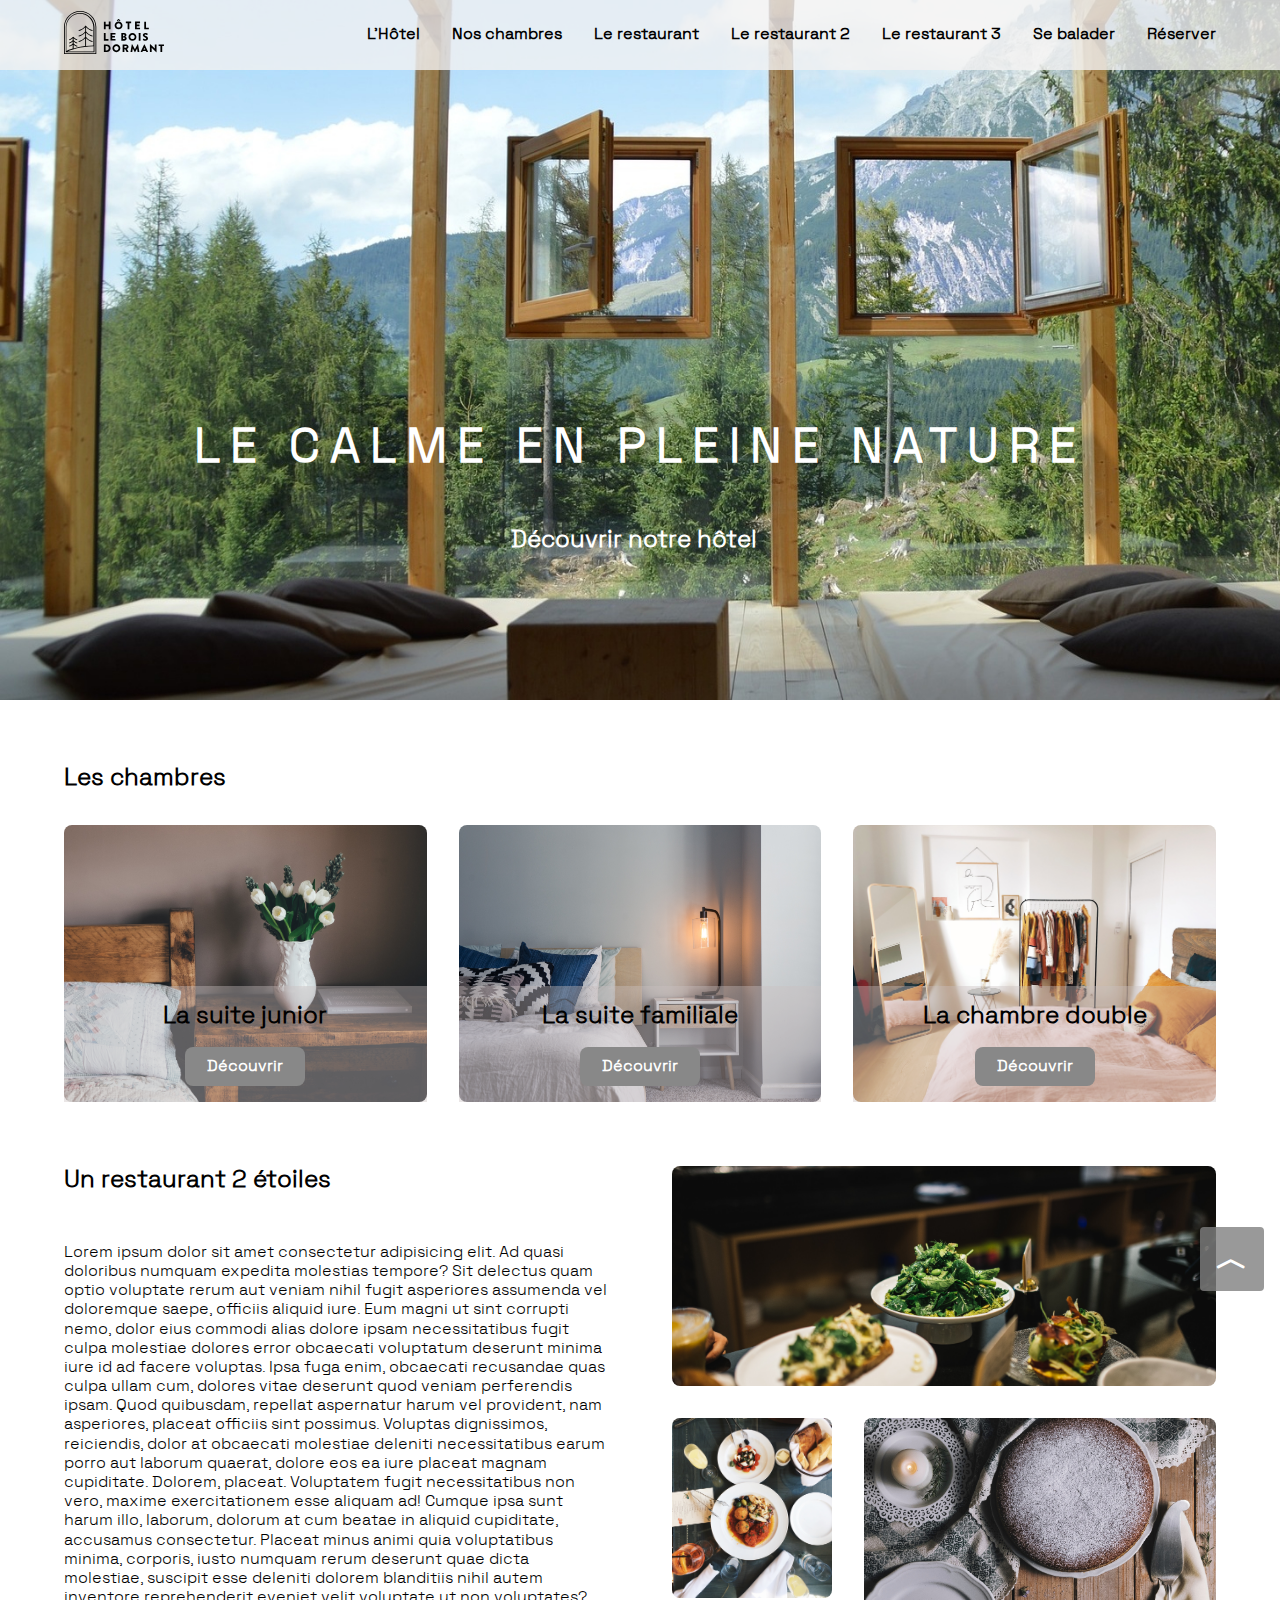
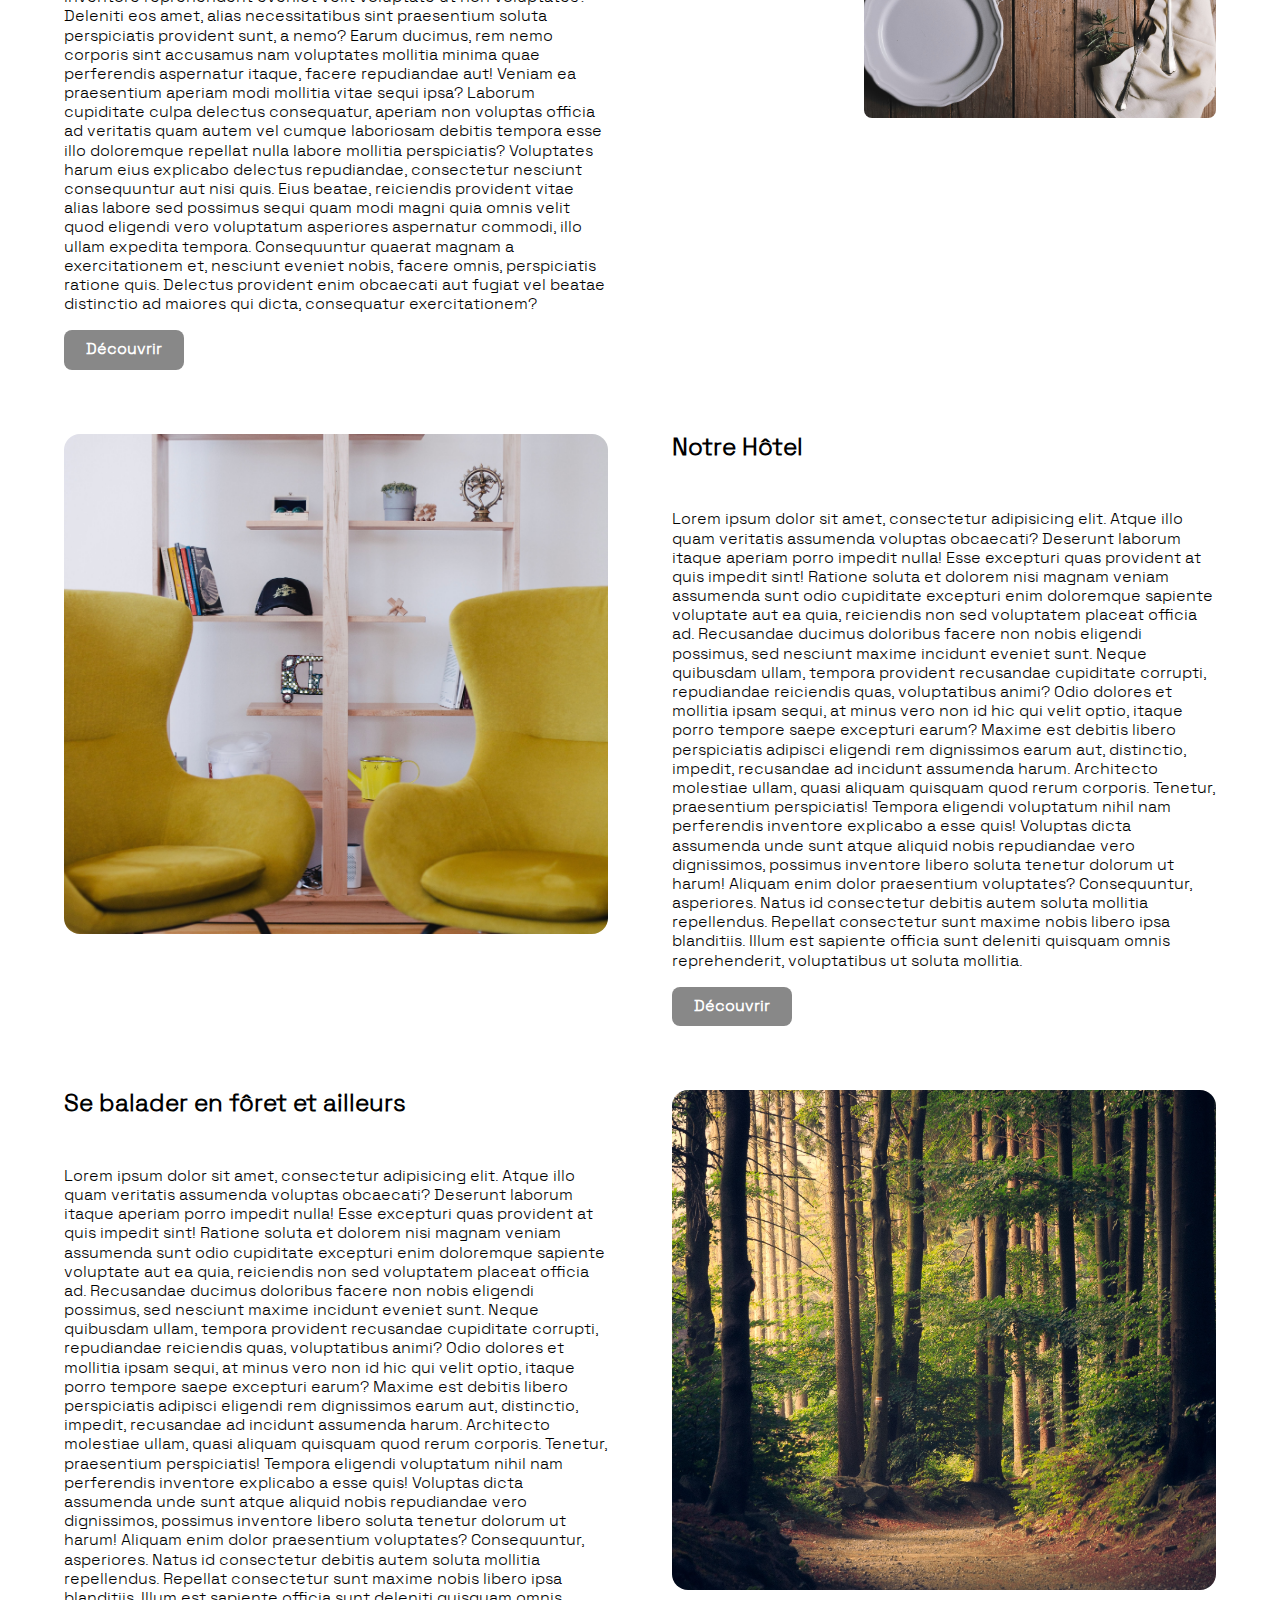
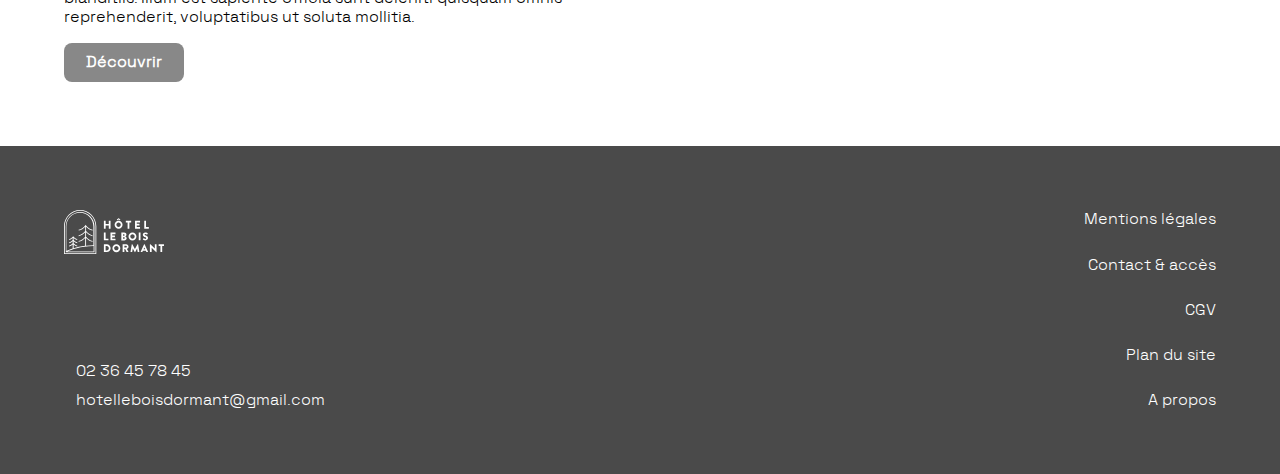
<file: index.html>
<!DOCTYPE html>
<html lang="fr">
<head>
    <meta charset="UTF-8">
    <meta name="viewport" content="width=device-width, initial-scale=1.0">

    <!-- CDN Fontawesome -->

    <link rel="stylesheet" href="https://cdnjs.cloudflare.com/ajax/libs/font-awesome/6.6.0/css/all.min.css" integrity="sha512-Kc323vGBEqzTmouAECnVceyQqyqdsSiqLQISBL29aUW4U/M7pSPA/gEUZQqv1cwx4OnYxTxve5UMg5GT6L4JJg==" crossorigin="anonymous" referrerpolicy="no-referrer" />
    <link rel="stylesheet" href="css/style.css">
    <title>HTML-CSS / 12- Le bois dormant / Accueil</title>
</head>
<body>
    <header class="header">
        <nav class="header__nav">

            <a href="index.html" class="link__logo">
                <img src="assets/logo/logo-hotel-le-bois-dormant-horizontal.svg" alt="Logo__Hôtel le bois dormant" class="header__logo">
            </a>
            <ul class="nav__list">
                <li class="nav__list__item">
                    <a href="index.html" class="nav__link">L'Hôtel</a>
                </li>
                <li class="nav__list__item link__chambre">
                    <a href="chambre.html" class="nav__link ">Nos chambres</a>
                        <ul class="Dropdown__menu">
                            <li><a href="Dopdown__menu"></a></li>
                                <ul class="submenu">
                                    <li><a href="chambre-simple.html">Chambre simple</a></li>
                                    <li><a href="chambre-double.html">Chambre double</a></li>
                                    <li><a href="suite-junior.html">Suite junior</a></li>
                                    <li><a href="suite-familiale.html">Suite familiale</a></li>
                                </ul>
                        </ul>
                </li>
                <li class="nav__list__item">
                    <a href="restaurant.html" class="nav__link">Le restaurant</a>
                </li>
                <li class="nav__list__item">
                    <a href="restaurant.html" class="nav__link">Le restaurant 2</a>
                </li>
                <li class="nav__list__item">
                    <li class="nav__list__item">
                        <a href="restaurant.html" class="nav__link">Le restaurant 3</a>
                    </li>
                    <li class="nav__list__item">
                    <a href="se-balader.html" class="nav__link">Se balader</a>
                </li>
                <li class="nav__list__item">
                    <a href="reserver.html" class="nav__link">Réserver</a>
                </li>
            </ul>
        </nav>
        <div class="header__block__title">
            <h1 class="header__title">Le calme en pleine nature</h1>
            <a href="" class="header__link__decouvrir">Découvrir notre hôtel&nbsp;&nbsp;<i class="fa-solid fa-chevron-right"></i></a>
        </div>
    </header>

    <main class="main">
        <section class="chambres">
            <h2 class="chambre__title">Les chambres</h2>
            <div class="chambres__content">

                <article class="chambre__card">
                    <a href="" class="chambre__card__link">
                        <img src="assets/images/chambres/annie-spratt-hqGcLzakDT4-unsplash.jpg" class="chambre__picture" alt="Photo d'une chambre de l'hôtel du bois dormant">
                        <div class="chambre__card__content">
                            <h3 class="chambre__card__title">La suite junior</h3>
                            <a href="" class="btn">Découvrir</a>
                        </div>
                    </a>
                </article>

                <article class="chambre__card">
                    <a href="" class="chambre__card__link">
                        <img src="assets/images/chambres/christopher-jolly-GqbU78bdJFM-unsplash.jpg" class="chambre__picture" alt="Photo d'une chambre de l'hôtel du bois dormant">
                        <div class="chambre__card__content">
                            <h3 class="chambre__card__title">La suite familiale</h3>
                            <a href="" class="btn">Découvrir</a>
                        </div>
                    </a>
                </article>

                <article class="chambre__card">
                    <a href="" class="chambre__card__link">
                        <img src="assets/images/chambres/yasmine-boheas-i_q8BWT80TE-unsplash.jpg" class="chambre__picture" alt="Photo d'une chambre de l'hôtel du bois dormant">
                        <div class="chambre__card__content">
                            <h3 class="chambre__card__title">La chambre double</h3>
                            <a href="" class="btn">Découvrir</a>
                        </div>
                    </a>
                </article>
            </div>
        </section>
        <section class="restaurant">
            <div class="restaurant__content">
                <h2 class="restaurant__title">Un restaurant 2 étoiles</h2>
                <p class="restaurant__content__text">Lorem ipsum dolor sit amet consectetur adipisicing elit. Ad quasi doloribus numquam expedita molestias tempore? Sit delectus quam optio voluptate rerum aut veniam nihil fugit asperiores assumenda vel doloremque saepe, officiis aliquid iure. Eum magni ut sint corrupti nemo, dolor eius commodi alias dolore ipsam necessitatibus fugit culpa molestiae dolores error obcaecati voluptatum deserunt minima iure id ad facere voluptas. Ipsa fuga enim, obcaecati recusandae quas culpa ullam cum, dolores vitae deserunt quod veniam perferendis ipsam. Quod quibusdam, repellat aspernatur harum vel provident, nam asperiores, placeat officiis sint possimus. Voluptas dignissimos, reiciendis, dolor at obcaecati molestiae deleniti necessitatibus earum porro aut laborum quaerat, dolore eos ea iure placeat magnam cupiditate. Dolorem, placeat. Voluptatem fugit necessitatibus non vero, maxime exercitationem esse aliquam ad! Cumque ipsa sunt harum illo, laborum, dolorum at cum beatae in aliquid cupiditate, accusamus consectetur. Placeat minus animi quia voluptatibus minima, corporis, iusto numquam rerum deserunt quae dicta molestiae, suscipit esse deleniti dolorem blanditiis nihil autem inventore reprehenderit eveniet velit voluptate ut non voluptates? Deleniti eos amet, alias necessitatibus sint praesentium soluta perspiciatis provident sunt, a nemo? Earum ducimus, rem nemo corporis sint accusamus nam voluptates mollitia minima quae perferendis aspernatur itaque, facere repudiandae aut! Veniam ea praesentium aperiam modi mollitia vitae sequi ipsa? Laborum cupiditate culpa delectus consequatur, aperiam non voluptas officia ad veritatis quam autem vel cumque laboriosam debitis tempora esse illo doloremque repellat nulla labore mollitia perspiciatis? Voluptates harum eius explicabo delectus repudiandae, consectetur nesciunt consequuntur aut nisi quis. Eius beatae, reiciendis provident vitae alias labore sed possimus sequi quam modi magni quia omnis velit quod eligendi vero voluptatum asperiores aspernatur commodi, illo ullam expedita tempora. Consequuntur quaerat magnam a exercitationem et, nesciunt eveniet nobis, facere omnis, perspiciatis ratione quis. Delectus provident enim obcaecati aut fugiat vel beatae distinctio ad maiores qui dicta, consequatur exercitationem?</p>
                <a href="restaurant.html" class="btn">Découvrir</a>
            </div>
            <div class="restaurant__block__pictures">
                <div class="restaurant__picture1">
                    <img src="assets/images/restaurant/jade-wulfraat-yXnPoTkkY94-unsplash.jpg" alt="photo du restaurant hôtel le bois dormant" class="restaurant__picture__item1">
                </div>
                <div class="restaurant__picture2">
                    <img src="assets/images/restaurant/stil-u2Lp8tXIcjw-unsplash.jpg" alt="photo du restaurant hôtel le bois dormant" class="restaurant__picture__item2">
                </div>
                <div class="restaurant__picture3">
                    <img src="assets/images/restaurant/henry-be-fnNfVYDTUZU-unsplash.jpg" alt="photo du restaurant hôtel le bois dormant" class="restaurant__picture__item3">
                </div>
            </div>
        </section>
        <section class="hotels">
            <div class="hotel__block__pictures">
                <img src="assets/images/hôtel/you-x-ventures-WdI-pWMU8ZU-unsplash.jpg" alt="photo de l'hôtel du bois dormant" class="hotel__picture__item">
            </div>
            <div class="hotels__content">
                <h2 class="hotel__title">Notre Hôtel</h2>
                <p class="hotel__content__text">Lorem ipsum dolor sit amet, consectetur adipisicing elit. Atque illo quam veritatis assumenda voluptas obcaecati? Deserunt laborum itaque aperiam porro impedit nulla! Esse excepturi quas provident at quis impedit sint! Ratione soluta et dolorem nisi magnam veniam assumenda sunt odio cupiditate excepturi enim doloremque sapiente voluptate aut ea quia, reiciendis non sed voluptatem placeat officia ad. Recusandae ducimus doloribus facere non nobis eligendi possimus, sed nesciunt maxime incidunt eveniet sunt. Neque quibusdam ullam, tempora provident recusandae cupiditate corrupti, repudiandae reiciendis quas, voluptatibus animi? Odio dolores et mollitia ipsam sequi, at minus vero non id hic qui velit optio, itaque porro tempore saepe excepturi earum? Maxime est debitis libero perspiciatis adipisci eligendi rem dignissimos earum aut, distinctio, impedit, recusandae ad incidunt assumenda harum. Architecto molestiae ullam, quasi aliquam quisquam quod rerum corporis. Tenetur, praesentium perspiciatis! Tempora eligendi voluptatum nihil nam perferendis inventore explicabo a esse quis! Voluptas dicta assumenda unde sunt atque aliquid nobis repudiandae vero dignissimos, possimus inventore libero soluta tenetur dolorum ut harum! Aliquam enim dolor praesentium voluptates? Consequuntur, asperiores. Natus id consectetur debitis autem soluta mollitia repellendus. Repellat consectetur sunt maxime nobis libero ipsa blanditiis. Illum est sapiente officia sunt deleniti quisquam omnis reprehenderit, voluptatibus ut soluta mollitia.</p>
                <a href="" class="btn">Découvrir</a>
            </div>
        </section>
        <section class="balade">
            
            <div class="balade__content">
                <h2 class="balade__title">Se balader en fôret et ailleurs</h2>
                <p class="balade__content__text">Lorem ipsum dolor sit amet, consectetur adipisicing elit. Atque illo quam veritatis assumenda voluptas obcaecati? Deserunt laborum itaque aperiam porro impedit nulla! Esse excepturi quas provident at quis impedit sint! Ratione soluta et dolorem nisi magnam veniam assumenda sunt odio cupiditate excepturi enim doloremque sapiente voluptate aut ea quia, reiciendis non sed voluptatem placeat officia ad. Recusandae ducimus doloribus facere non nobis eligendi possimus, sed nesciunt maxime incidunt eveniet sunt. Neque quibusdam ullam, tempora provident recusandae cupiditate corrupti, repudiandae reiciendis quas, voluptatibus animi? Odio dolores et mollitia ipsam sequi, at minus vero non id hic qui velit optio, itaque porro tempore saepe excepturi earum? Maxime est debitis libero perspiciatis adipisci eligendi rem dignissimos earum aut, distinctio, impedit, recusandae ad incidunt assumenda harum. Architecto molestiae ullam, quasi aliquam quisquam quod rerum corporis. Tenetur, praesentium perspiciatis! Tempora eligendi voluptatum nihil nam perferendis inventore explicabo a esse quis! Voluptas dicta assumenda unde sunt atque aliquid nobis repudiandae vero dignissimos, possimus inventore libero soluta tenetur dolorum ut harum! Aliquam enim dolor praesentium voluptates? Consequuntur, asperiores. Natus id consectetur debitis autem soluta mollitia repellendus. Repellat consectetur sunt maxime nobis libero ipsa blanditiis. Illum est sapiente officia sunt deleniti quisquam omnis reprehenderit, voluptatibus ut soluta mollitia.</p>
                <a href="" class="btn">Découvrir</a>
            </div>
            <div class="balade__block__pictures">
                <img src="assets/images/forêt/lukasz-szmigiel-jFCViYFYcus-unsplash.jpg" alt="photo de balade en fôret à l'hôtel du bois dormant" class="balade__picture__item">
            </div>
        </section>
        <div class="scroll-top"> <!--right at the end of the body-->
            <a class="scroll-top__link" href="#">︿</a> <!--href="#" navigates to the top of the page-->
          </div>
    </main>
    <footer class="footer">
        <div class="footer__informations footer__content">
            <a href="index.html" class="link__logo">
                <img src="assets/logo/logo-hotel-le-bois-dormant-horizontal-white.svg" alt="Logo__Hôtel le bois dormant" class="header__logo">
            </a>
            <div class="footer__adress">
                <p class="footer__phone">
                <i class="fa-solid fa-phone">
                </i>&nbsp;&nbsp;
                02 36 45 78 45
            </p>
                <p class="footer__mail">
                <i class="fa-solid fa-envelope">                
                </i>&nbsp;&nbsp;
                hotelleboisdormant@gmail.com
            </p>
            </div>
        </div>
        <div class="footer__reseaux footer__content">
            <a href="https://x.com/?lang=fr" class="reseaux__link"><i class="fa-brands fa-x-twitter"></i></a>
            <a href="https://www.instagram.com/" class="reseaux__link"><i class="fa-brands fa-instagram"></i></a>
            <a href="https://www.facebook.com/hotel.leboisdormant/" class="reseaux__link"><i class="fa-brands fa-facebook"></i></a>
        </div>
        <div class="footer__nav footer__content">
            <nav class="footer__nav">
                <a href="" class="footer__nav__link">Mentions légales</a>
                <a href="maps.html" class="footer__nav__link">Contact & accès</a>
                <a href="" class="footer__nav__link">CGV</a>
                <a href="" class="footer__nav__link">Plan du site</a>
                <a href="" class="footer__nav__link">A propos</a>

            </nav>
        </div>
    </footer>
</body>
</html>
</file>
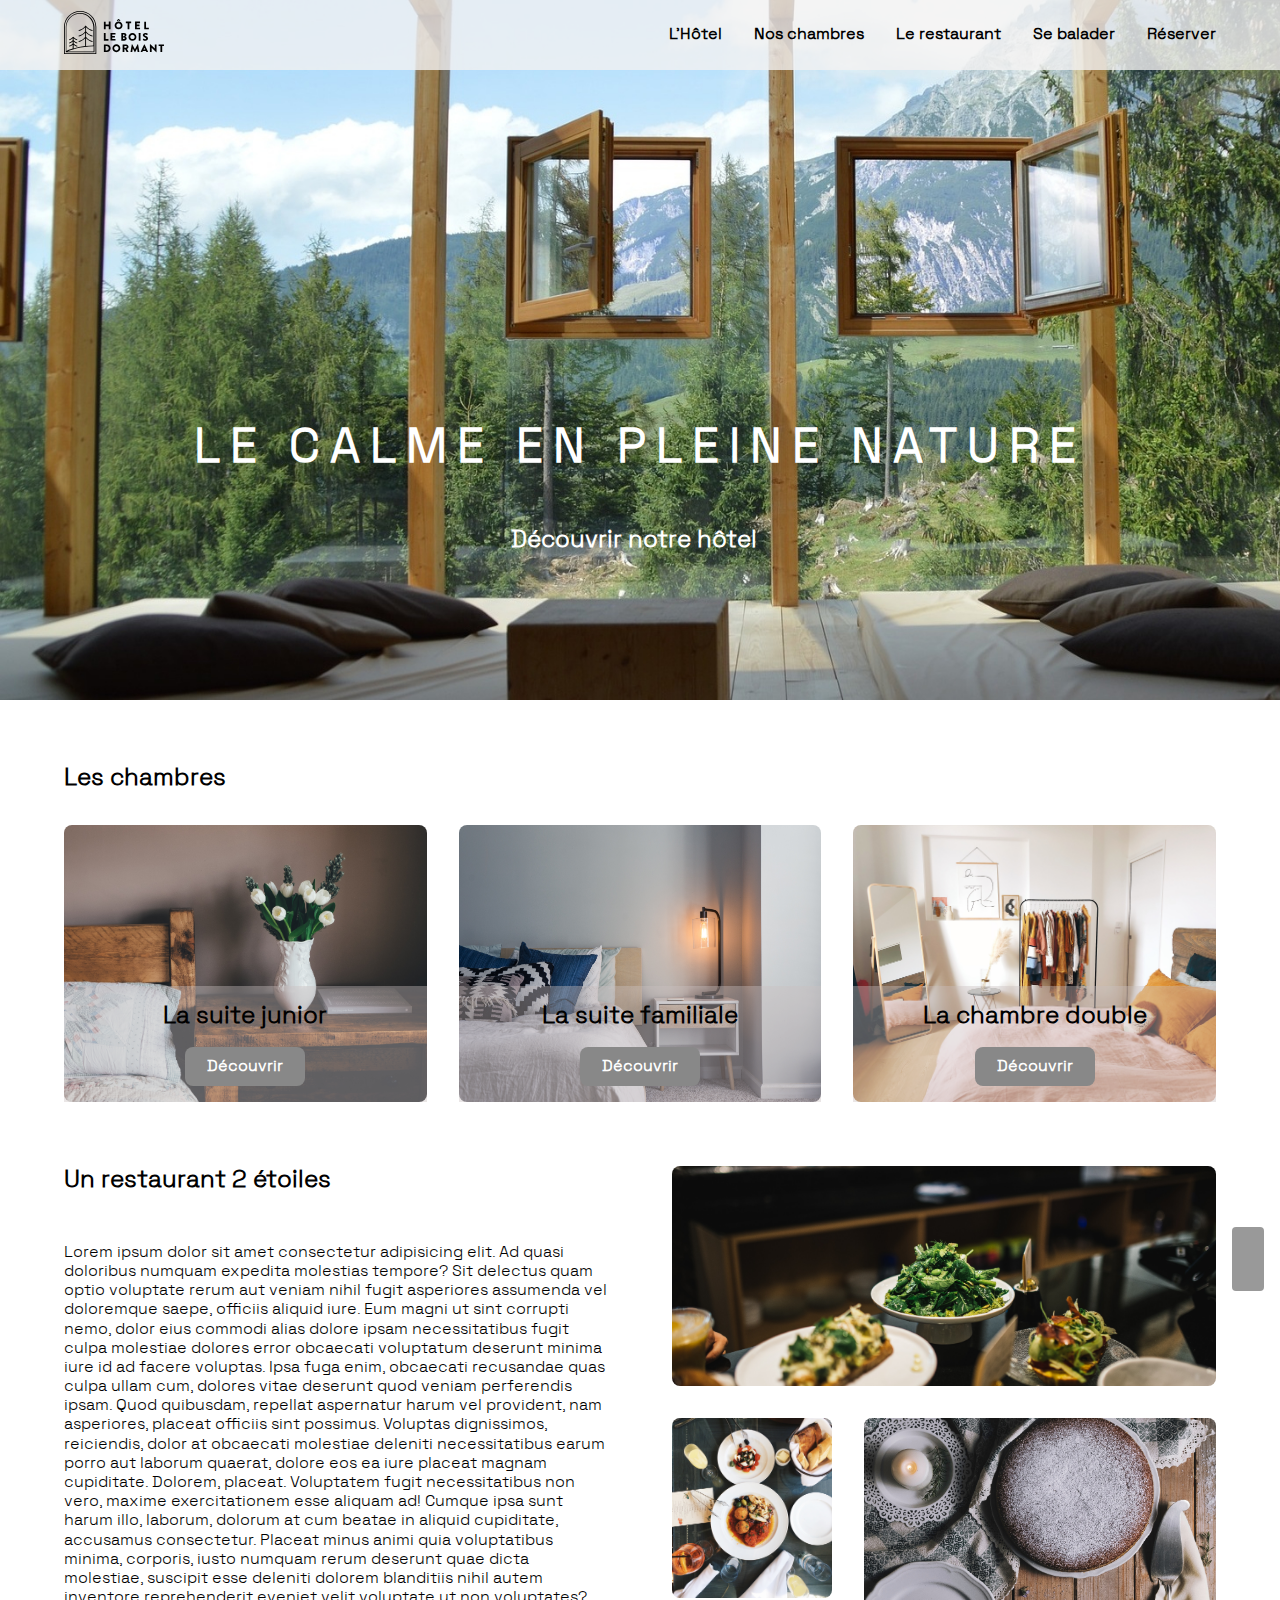
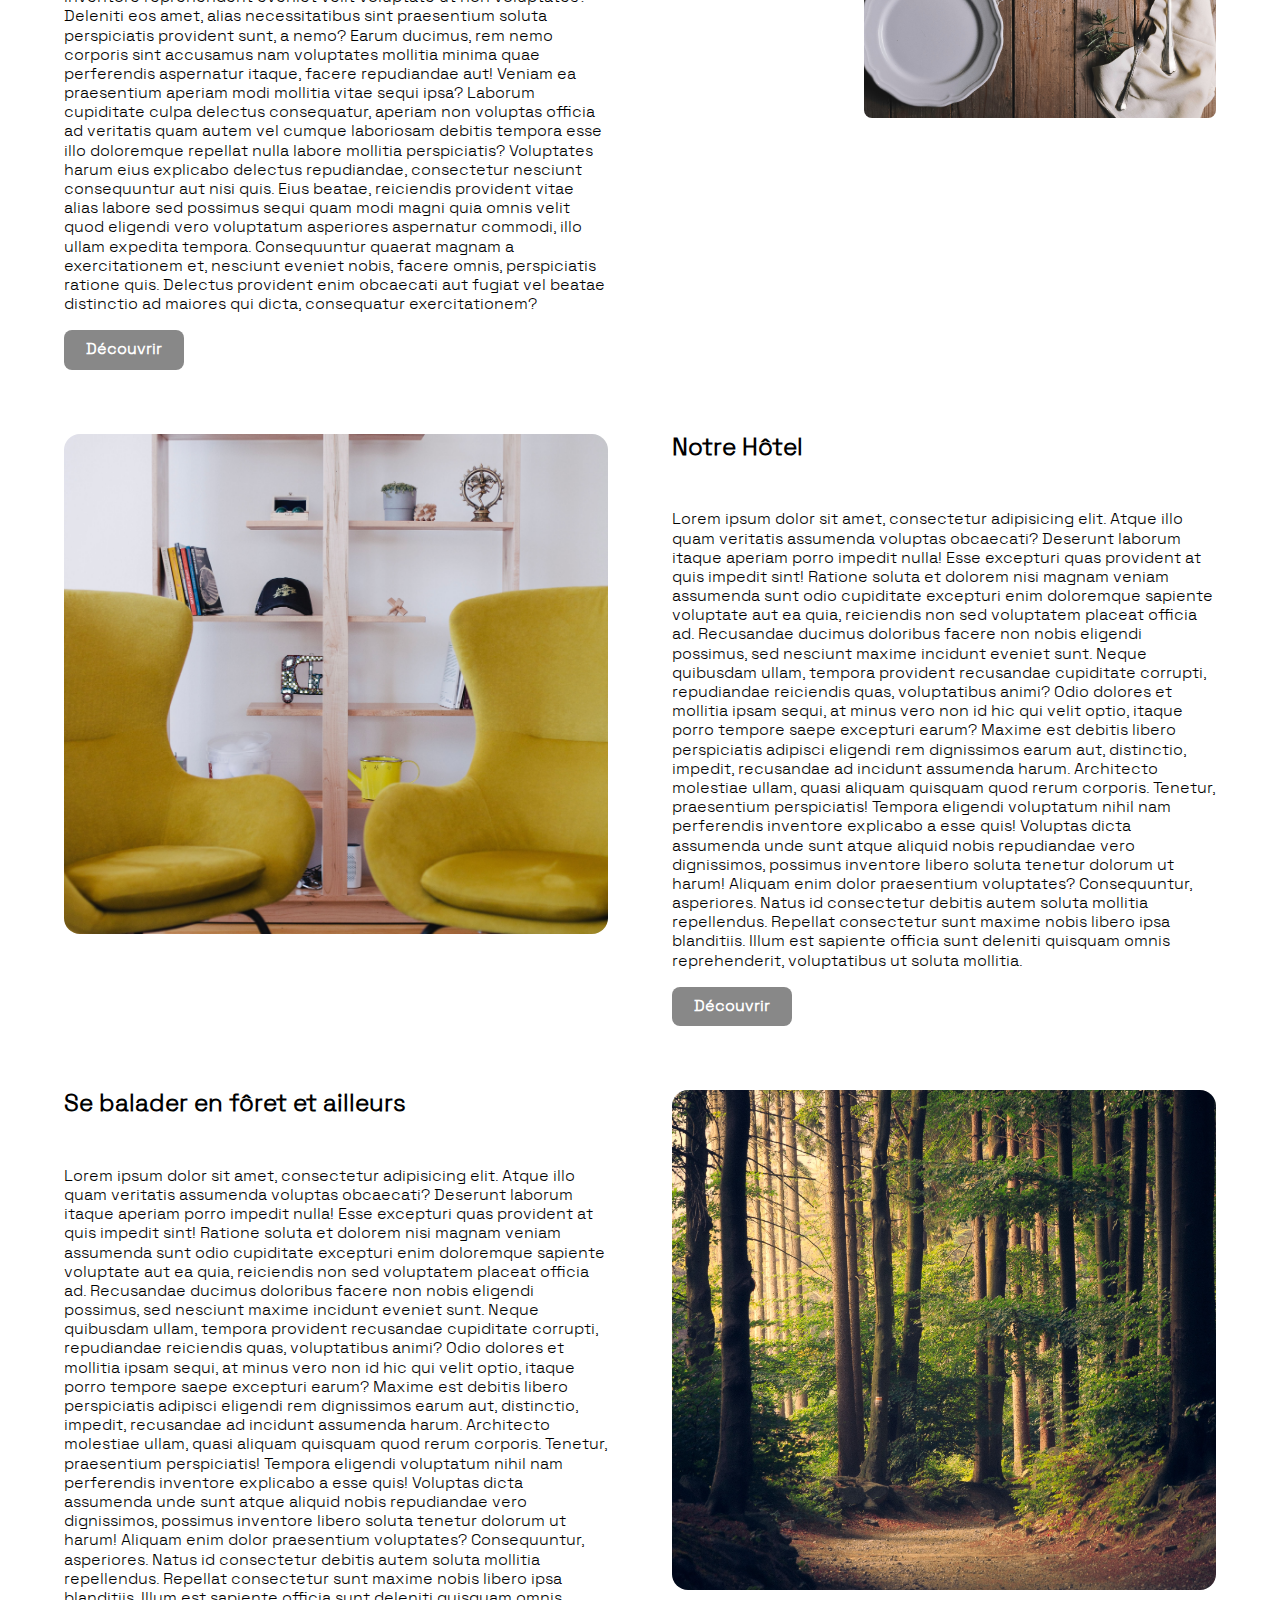
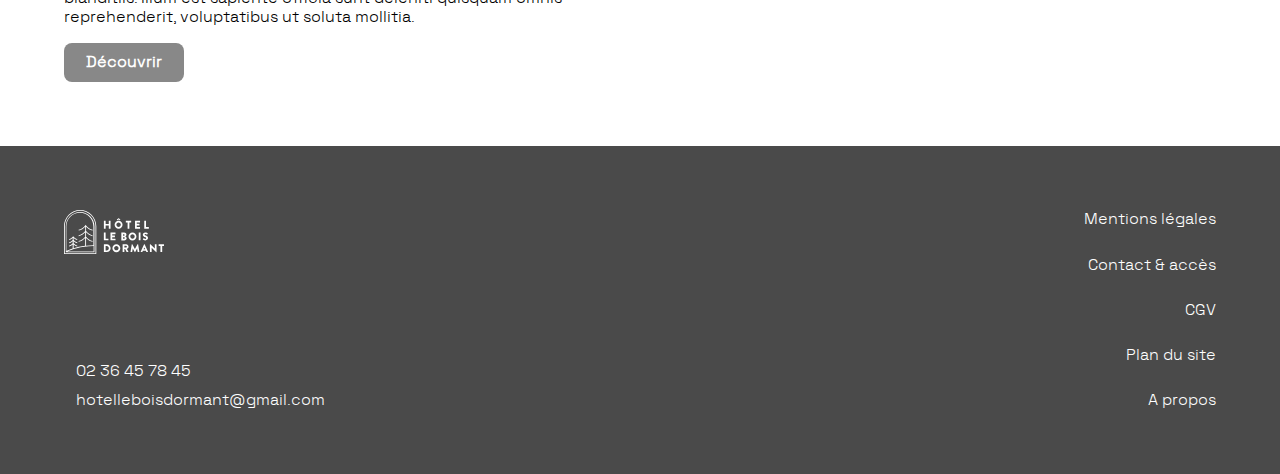
<file: accueil.html>
<!DOCTYPE html>
<html lang="fr">
<head>
    <meta charset="UTF-8">
    <meta name="viewport" content="width=device-width, initial-scale=1.0">

    <!-- CDN Fontawesome -->

    <link rel="stylesheet" href="https://cdnjs.cloudflare.com/ajax/libs/font-awesome/6.6.0/css/all.min.css" integrity="sha512-Kc323vGBEqzTmouAECnVceyQqyqdsSiqLQISBL29aUW4U/M7pSPA/gEUZQqv1cwx4OnYxTxve5UMg5GT6L4JJg==" crossorigin="anonymous" referrerpolicy="no-referrer" />
    <link rel="stylesheet" href="css/style.css">
    <title>HTML-CSS / 12- Le bois dormant / Accueil</title>
</head>
<body>
    <header class="header">
        <nav class="header__nav">

            <a href="index.html" class="link__logo">
                <img src="assets/logo/logo-hotel-le-bois-dormant-horizontal.svg" alt="Logo__Hôtel le bois dormant" class="header__logo">
            </a>
            <ul class="nav__list">
                <li class="nav__list__item">
                    <a href="index.html" class="nav__link">L'Hôtel</a>
                </li>
                <li class="nav__list__item link__chambre">
                    <a href="chambre.html" class="nav__link ">Nos chambres</a>
                        <ul class="Dropdown__menu">
                            <li><a href="Dopdown__menu"></a></li>
                                <ul class="submenu">
                                    <li><a href="chambre-simple.html">Chambre simple</a></li>
                                    <li><a href="chambre-double.html">Chambre double</a></li>
                                    <li><a href="suite-junior.html">Suite junior</a></li>
                                    <li><a href="suite-familiale.html">Suite familiale</a></li>
                                </ul>
                        </ul>
                </li>
                <li class="nav__list__item">
                    <a href="restaurant.html" class="nav__link">Le restaurant</a>
                </li>
                <li class="nav__list__item">
                    <a href="" class="nav__link">Se balader</a>
                </li>
                <li class="nav__list__item">
                    <a href="" class="nav__link">Réserver</a>
                </li>
            </ul>
        </nav>
        <div class="header__block__title">
            <h1 class="header__title">Le calme en pleine nature</h1>
            <a href="" class="header__link__decouvrir">Découvrir notre hôtel&nbsp;&nbsp;<i class="fa-solid fa-chevron-right"></i></a>
        </div>
    </header>

    <main class="main">
        <section class="chambres">
            <h2 class="chambre__title">Les chambres</h2>
            <div class="chambres__content">

                <article class="chambre__card">
                    <a href="" class="chambre__card__link">
                        <img src="assets/images/chambres/annie-spratt-hqGcLzakDT4-unsplash.jpg" class="chambre__picture" alt="Photo d'une chambre de l'hôtel du bois dormant">
                        <div class="chambre__card__content">
                            <h3 class="chambre__card__title">La suite junior</h3>
                            <a href="" class="btn">Découvrir</a>
                        </div>
                    </a>
                </article>

                <article class="chambre__card">
                    <a href="" class="chambre__card__link">
                        <img src="assets/images/chambres/christopher-jolly-GqbU78bdJFM-unsplash.jpg" class="chambre__picture" alt="Photo d'une chambre de l'hôtel du bois dormant">
                        <div class="chambre__card__content">
                            <h3 class="chambre__card__title">La suite familiale</h3>
                            <a href="" class="btn">Découvrir</a>
                        </div>
                    </a>
                </article>

                <article class="chambre__card">
                    <a href="" class="chambre__card__link">
                        <img src="assets/images/chambres/yasmine-boheas-i_q8BWT80TE-unsplash.jpg" class="chambre__picture" alt="Photo d'une chambre de l'hôtel du bois dormant">
                        <div class="chambre__card__content">
                            <h3 class="chambre__card__title">La chambre double</h3>
                            <a href="" class="btn">Découvrir</a>
                        </div>
                    </a>
                </article>
            </div>
        </section>
        <section class="restaurant">
            <div class="restaurant__content">
                <h2 class="restaurant__title">Un restaurant 2 étoiles</h2>
                <p class="restaurant__content__text">Lorem ipsum dolor sit amet consectetur adipisicing elit. Ad quasi doloribus numquam expedita molestias tempore? Sit delectus quam optio voluptate rerum aut veniam nihil fugit asperiores assumenda vel doloremque saepe, officiis aliquid iure. Eum magni ut sint corrupti nemo, dolor eius commodi alias dolore ipsam necessitatibus fugit culpa molestiae dolores error obcaecati voluptatum deserunt minima iure id ad facere voluptas. Ipsa fuga enim, obcaecati recusandae quas culpa ullam cum, dolores vitae deserunt quod veniam perferendis ipsam. Quod quibusdam, repellat aspernatur harum vel provident, nam asperiores, placeat officiis sint possimus. Voluptas dignissimos, reiciendis, dolor at obcaecati molestiae deleniti necessitatibus earum porro aut laborum quaerat, dolore eos ea iure placeat magnam cupiditate. Dolorem, placeat. Voluptatem fugit necessitatibus non vero, maxime exercitationem esse aliquam ad! Cumque ipsa sunt harum illo, laborum, dolorum at cum beatae in aliquid cupiditate, accusamus consectetur. Placeat minus animi quia voluptatibus minima, corporis, iusto numquam rerum deserunt quae dicta molestiae, suscipit esse deleniti dolorem blanditiis nihil autem inventore reprehenderit eveniet velit voluptate ut non voluptates? Deleniti eos amet, alias necessitatibus sint praesentium soluta perspiciatis provident sunt, a nemo? Earum ducimus, rem nemo corporis sint accusamus nam voluptates mollitia minima quae perferendis aspernatur itaque, facere repudiandae aut! Veniam ea praesentium aperiam modi mollitia vitae sequi ipsa? Laborum cupiditate culpa delectus consequatur, aperiam non voluptas officia ad veritatis quam autem vel cumque laboriosam debitis tempora esse illo doloremque repellat nulla labore mollitia perspiciatis? Voluptates harum eius explicabo delectus repudiandae, consectetur nesciunt consequuntur aut nisi quis. Eius beatae, reiciendis provident vitae alias labore sed possimus sequi quam modi magni quia omnis velit quod eligendi vero voluptatum asperiores aspernatur commodi, illo ullam expedita tempora. Consequuntur quaerat magnam a exercitationem et, nesciunt eveniet nobis, facere omnis, perspiciatis ratione quis. Delectus provident enim obcaecati aut fugiat vel beatae distinctio ad maiores qui dicta, consequatur exercitationem?</p>
                <a href="restaurant.html" class="btn">Découvrir</a>
            </div>
            <div class="restaurant__block__pictures">
                <div class="restaurant__picture1">
                    <img src="assets/images/restaurant/jade-wulfraat-yXnPoTkkY94-unsplash.jpg" alt="photo du restaurant hôtel le bois dormant" class="restaurant__picture__item1">
                </div>
                <div class="restaurant__picture2">
                    <img src="assets/images/restaurant/stil-u2Lp8tXIcjw-unsplash.jpg" alt="photo du restaurant hôtel le bois dormant" class="restaurant__picture__item2">
                </div>
                <div class="restaurant__picture3">
                    <img src="assets/images/restaurant/henry-be-fnNfVYDTUZU-unsplash.jpg" alt="photo du restaurant hôtel le bois dormant" class="restaurant__picture__item3">
                </div>
            </div>
        </section>
        <section class="hotels">
            <div class="hotel__block__pictures">
                <img src="assets/images/hôtel/you-x-ventures-WdI-pWMU8ZU-unsplash.jpg" alt="photo de l'hôtel du bois dormant" class="hotel__picture__item">
            </div>
            <div class="hotels__content">
                <h2 class="hotel__title">Notre Hôtel</h2>
                <p class="hotel__content__text">Lorem ipsum dolor sit amet, consectetur adipisicing elit. Atque illo quam veritatis assumenda voluptas obcaecati? Deserunt laborum itaque aperiam porro impedit nulla! Esse excepturi quas provident at quis impedit sint! Ratione soluta et dolorem nisi magnam veniam assumenda sunt odio cupiditate excepturi enim doloremque sapiente voluptate aut ea quia, reiciendis non sed voluptatem placeat officia ad. Recusandae ducimus doloribus facere non nobis eligendi possimus, sed nesciunt maxime incidunt eveniet sunt. Neque quibusdam ullam, tempora provident recusandae cupiditate corrupti, repudiandae reiciendis quas, voluptatibus animi? Odio dolores et mollitia ipsam sequi, at minus vero non id hic qui velit optio, itaque porro tempore saepe excepturi earum? Maxime est debitis libero perspiciatis adipisci eligendi rem dignissimos earum aut, distinctio, impedit, recusandae ad incidunt assumenda harum. Architecto molestiae ullam, quasi aliquam quisquam quod rerum corporis. Tenetur, praesentium perspiciatis! Tempora eligendi voluptatum nihil nam perferendis inventore explicabo a esse quis! Voluptas dicta assumenda unde sunt atque aliquid nobis repudiandae vero dignissimos, possimus inventore libero soluta tenetur dolorum ut harum! Aliquam enim dolor praesentium voluptates? Consequuntur, asperiores. Natus id consectetur debitis autem soluta mollitia repellendus. Repellat consectetur sunt maxime nobis libero ipsa blanditiis. Illum est sapiente officia sunt deleniti quisquam omnis reprehenderit, voluptatibus ut soluta mollitia.</p>
                <a href="" class="btn">Découvrir</a>
            </div>
        </section>
        <section class="balade">
            
            <div class="balade__content">
                <h2 class="balade__title">Se balader en fôret et ailleurs</h2>
                <p class="balade__content__text">Lorem ipsum dolor sit amet, consectetur adipisicing elit. Atque illo quam veritatis assumenda voluptas obcaecati? Deserunt laborum itaque aperiam porro impedit nulla! Esse excepturi quas provident at quis impedit sint! Ratione soluta et dolorem nisi magnam veniam assumenda sunt odio cupiditate excepturi enim doloremque sapiente voluptate aut ea quia, reiciendis non sed voluptatem placeat officia ad. Recusandae ducimus doloribus facere non nobis eligendi possimus, sed nesciunt maxime incidunt eveniet sunt. Neque quibusdam ullam, tempora provident recusandae cupiditate corrupti, repudiandae reiciendis quas, voluptatibus animi? Odio dolores et mollitia ipsam sequi, at minus vero non id hic qui velit optio, itaque porro tempore saepe excepturi earum? Maxime est debitis libero perspiciatis adipisci eligendi rem dignissimos earum aut, distinctio, impedit, recusandae ad incidunt assumenda harum. Architecto molestiae ullam, quasi aliquam quisquam quod rerum corporis. Tenetur, praesentium perspiciatis! Tempora eligendi voluptatum nihil nam perferendis inventore explicabo a esse quis! Voluptas dicta assumenda unde sunt atque aliquid nobis repudiandae vero dignissimos, possimus inventore libero soluta tenetur dolorum ut harum! Aliquam enim dolor praesentium voluptates? Consequuntur, asperiores. Natus id consectetur debitis autem soluta mollitia repellendus. Repellat consectetur sunt maxime nobis libero ipsa blanditiis. Illum est sapiente officia sunt deleniti quisquam omnis reprehenderit, voluptatibus ut soluta mollitia.</p>
                <a href="" class="btn">Découvrir</a>
            </div>
            <div class="balade__block__pictures">
                <img src="assets/images/forêt/lukasz-szmigiel-jFCViYFYcus-unsplash.jpg" alt="photo de balade en fôret à l'hôtel du bois dormant" class="balade__picture__item">
            </div>
        </section>
        <div class="scroll-top">
            <!--right at the end of the body-->
            <a class="scroll-top__link" href="#"><i class="fa-solid fa-chevron-up"></i></a>
            <!--href="#" navigates to the top of the page-->
          </div>
    </main>
    <footer class="footer">
        <div class="footer__informations footer__content">
            <a href="index.html" class="link__logo">
                <img src="assets/logo/logo-hotel-le-bois-dormant-horizontal-white.svg" alt="Logo__Hôtel le bois dormant" class="header__logo">
            </a>
            <div class="footer__adress">
                <p class="footer__phone">
                <i class="fa-solid fa-phone">
                </i>&nbsp;&nbsp;
                02 36 45 78 45
            </p>
                <p class="footer__mail">
                <i class="fa-solid fa-envelope">                
                </i>&nbsp;&nbsp;
                hotelleboisdormant@gmail.com
            </p>
            </div>
        </div>
        <div class="footer__reseaux footer__content">
            <a href="https://x.com/?lang=fr" class="reseaux__link"><i class="fa-brands fa-x-twitter"></i></a>
            <a href="https://www.instagram.com/" class="reseaux__link"><i class="fa-brands fa-instagram"></i></a>
            <a href="https://www.facebook.com/hotel.leboisdormant/" class="reseaux__link"><i class="fa-brands fa-facebook"></i></a>
        </div>
        <div class="footer__nav footer__content">
            <nav class="footer__nav">
                <a href="" class="footer__nav__link">Mentions légales</a>
                <a href="maps.html" class="footer__nav__link">Contact & accès</a>
                <a href="" class="footer__nav__link">CGV</a>
                <a href="" class="footer__nav__link">Plan du site</a>
                <a href="" class="footer__nav__link">A propos</a>

            </nav>
        </div>
    </footer>
</body>
</html>
</file>
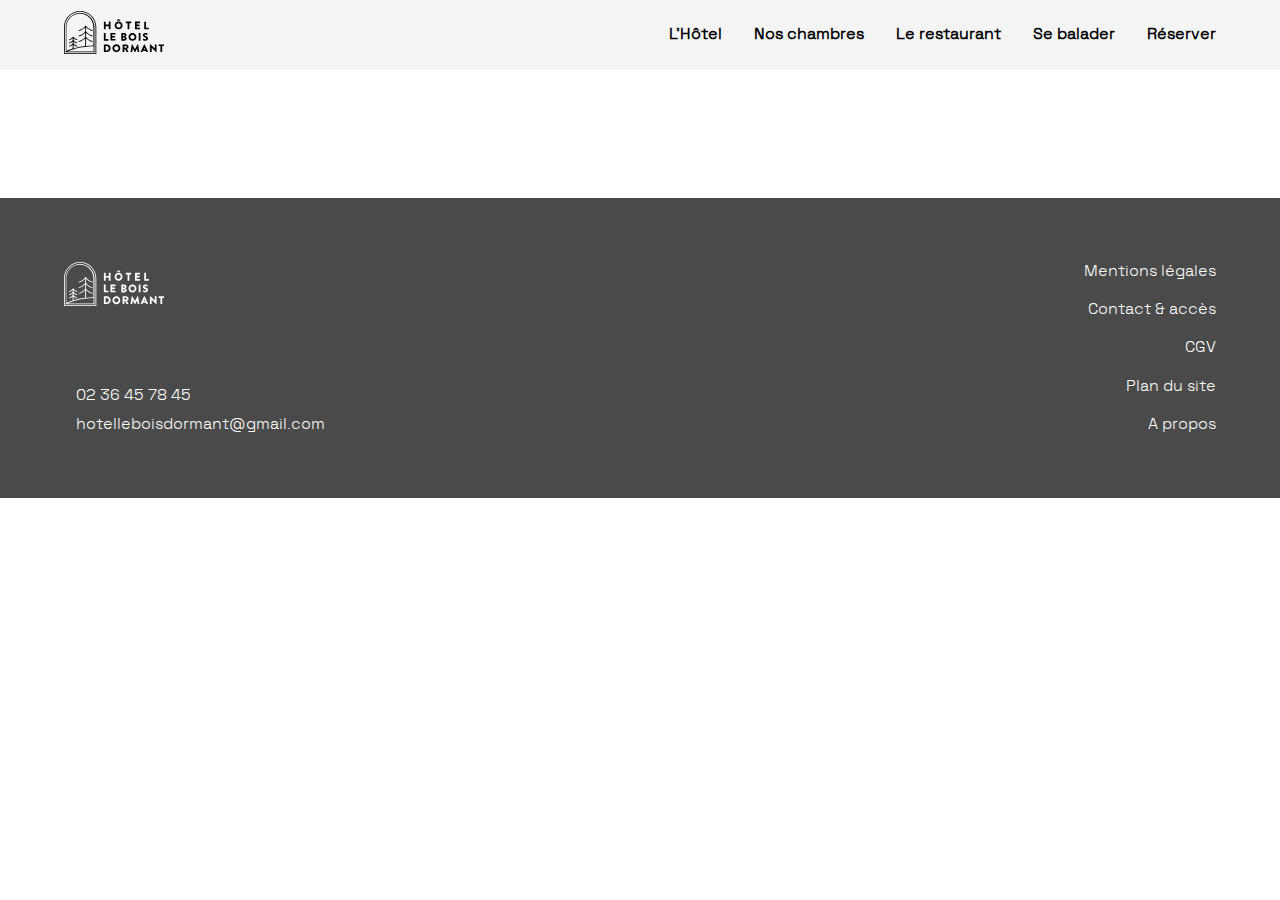
<file: chambre-double.html>
<!DOCTYPE html>
<html lang="fr">
<head>
    <meta charset="UTF-8">
    <meta name="viewport" content="width=device-width, initial-scale=1.0">

    <!-- CDN Fontawesome -->

    <link rel="stylesheet" href="https://cdnjs.cloudflare.com/ajax/libs/font-awesome/6.6.0/css/all.min.css" integrity="sha512-Kc323vGBEqzTmouAECnVceyQqyqdsSiqLQISBL29aUW4U/M7pSPA/gEUZQqv1cwx4OnYxTxve5UMg5GT6L4JJg==" crossorigin="anonymous" referrerpolicy="no-referrer" />

    <!-- Bootstrap CDN -->
    <link href="https://cdn.jsdelivr.net/npm/bootstrap@5.3.3/dist/css/bootstrap.min.css" rel="stylesheet" integrity="sha384-QWTKZyjpPEjISv5WaRU9OFeRpok6YctnYmDr5pNlyT2bRjXh0JMhjY6hW+ALEwIH" crossorigin="anonymous">
    <link rel="stylesheet" href="css/style-restaurant.css">
    
    <title>HTML-CSS / 12- Le bois dormant / Nos chambres / Chambre simple</title>
</head>
<body>
    <header class="header">
        <nav class="header__nav">

            <a href="index.html" class="link__logo">
                <img src="assets/logo/logo-hotel-le-bois-dormant-horizontal.svg" alt="Logo__Hôtel le bois dormant" class="header__logo">
            </a>
            <ul class="nav__list">
                <li class="nav__list__item">
                    <a href="index.html" class="nav__link">L'Hôtel</a>
                </li>
                <li class="nav__list__item link__chambre">
                    <a href="chambre.html" class="nav__link">Nos chambres</a>
                    <ul class="Dropdown__menu">
                        <li><a href="Dopdown__menu"></a></li>
                            <ul class="submenu">
                                <li><a href="chambre-simple.html">Chambre simple</a></li>
                                <li><a href="chambre-double.html">Chambre double</a></li>
                                <li><a href="suite-junior.html">Suite junior</a></li>
                                <li><a href="suite-familiale.html">Suite familiale</a></li>
                            </ul>
                    </ul>
                </li>
                <li class="nav__list__item">
                    <a href="restaurant.html" class="nav__link">Le restaurant</a>
                </li>
                <li class="nav__list__item">
                    <a href="se-balader.html" class="nav__link">Se balader</a>
                </li>
                <li class="nav__list__item">
                    <a href="reserver.html" class="nav__link">Réserver</a>
                </li>
            </ul>
        </nav>
    </header>

    <main class="main">
           
     

              
    </main>
    <footer class="footer">
        <div class="footer__informations footer__content">
            <a href="index.html" class="link__logo">
                <img src="assets/logo/logo-hotel-le-bois-dormant-horizontal-white.svg" alt="Logo__Hôtel le bois dormant" class="header__logo">
            </a>
            <div class="footer__adress">
                <p class="footer__phone">
                <i class="fa-solid fa-phone">
                </i>&nbsp;&nbsp;
                02 36 45 78 45
            </p>
                <p class="footer__mail">
                <i class="fa-solid fa-envelope">                
                </i>&nbsp;&nbsp;
                hotelleboisdormant@gmail.com
            </p>
            </div>
        </div>
        <div class="footer__reseaux footer__content">
            <a href="https://x.com/?lang=fr" class="reseaux__link"><i class="fa-brands fa-x-twitter"></i></a>
            <a href="https://www.instagram.com/" class="reseaux__link"><i class="fa-brands fa-instagram"></i></a>
            <a href="https://www.facebook.com/hotel.leboisdormant/" class="reseaux__link"><i class="fa-brands fa-facebook"></i></a>
        </div>
        <div class="footer__nav footer__content">
            <nav class="footer__nav">
                <a href="" class="footer__nav__link">Mentions légales</a>
                <a href="maps.html" class="footer__nav__link">Contact & accès</a>
                <a href="" class="footer__nav__link">CGV</a>
                <a href="" class="footer__nav__link">Plan du site</a>
                <a href="" class="footer__nav__link">A propos</a>

            </nav>
        </div>
    </footer>

    <!-- Script JS Bootstrap -->
    <script src="https://cdn.jsdelivr.net/npm/bootstrap@5.3.3/dist/js/bootstrap.bundle.min.js" integrity="sha384-YvpcrYf0tY3lHB60NNkmXc5s9fDVZLESaAA55NDzOxhy9GkcIdslK1eN7N6jIeHz" crossorigin="anonymous"></script>
  </body>
</body>
</html>
</file>
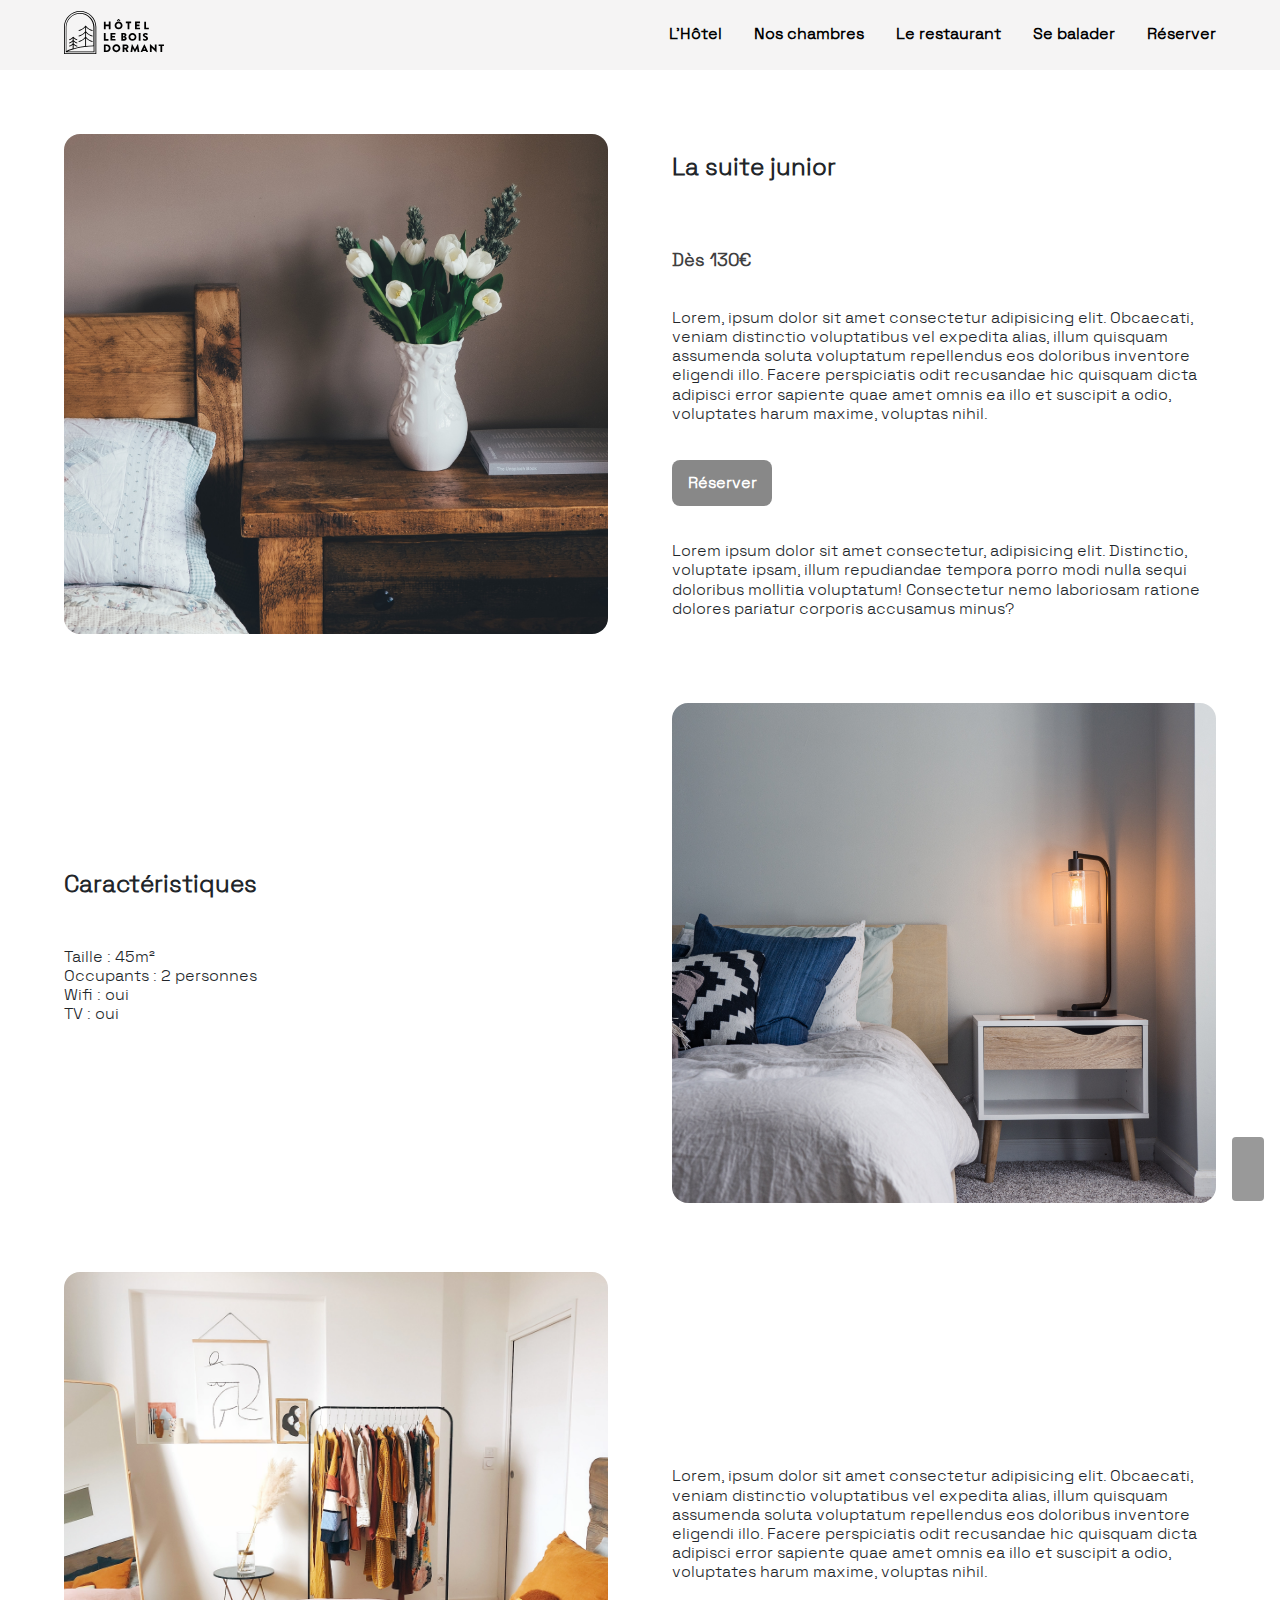
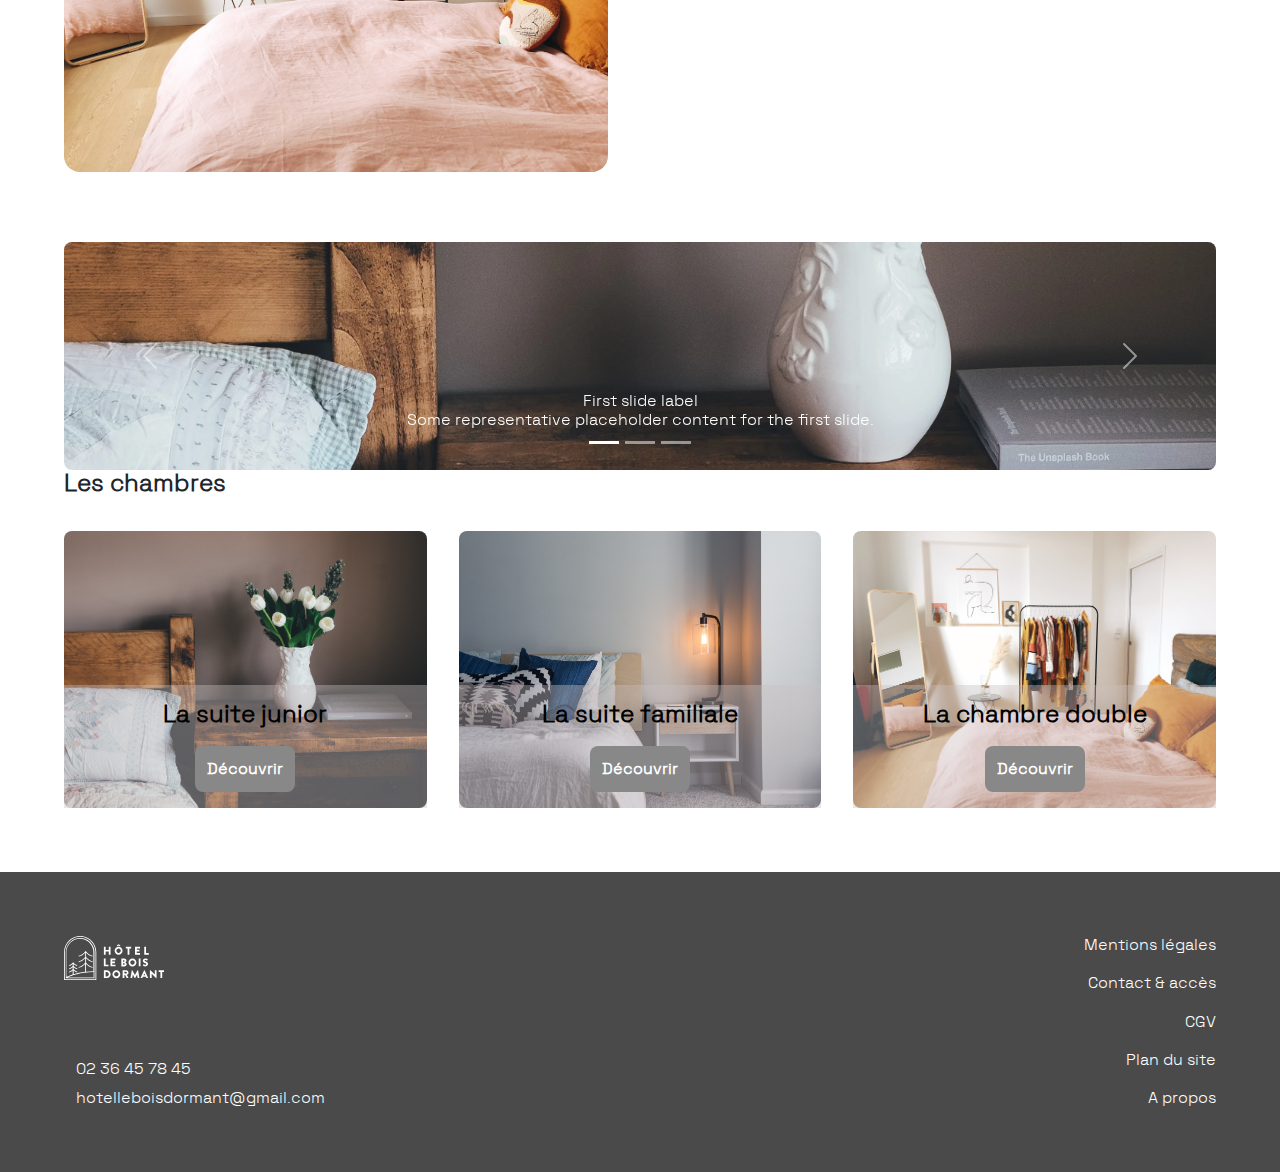
<file: chambre.html>
<!DOCTYPE html>
<html lang="fr">
<head>
    <meta charset="UTF-8">
    <meta name="viewport" content="width=device-width, initial-scale=1.0">

    <!-- CDN Fontawesome -->

    <link rel="stylesheet" href="https://cdnjs.cloudflare.com/ajax/libs/font-awesome/6.6.0/css/all.min.css" integrity="sha512-Kc323vGBEqzTmouAECnVceyQqyqdsSiqLQISBL29aUW4U/M7pSPA/gEUZQqv1cwx4OnYxTxve5UMg5GT6L4JJg==" crossorigin="anonymous" referrerpolicy="no-referrer" />

    <!-- Bootstrap CDN -->
    <link href="https://cdn.jsdelivr.net/npm/bootstrap@5.3.3/dist/css/bootstrap.min.css" rel="stylesheet" integrity="sha384-QWTKZyjpPEjISv5WaRU9OFeRpok6YctnYmDr5pNlyT2bRjXh0JMhjY6hW+ALEwIH" crossorigin="anonymous">
    <link rel="stylesheet" href="css/style-chambre.css">
    
    <title>HTML-CSS / 12- Le bois dormant / Chambre</title>
</head>
<body>
    <header class="header">
        <nav class="header__nav">

            <a href="index.html" class="link__logo">
                <img src="assets/logo/logo-hotel-le-bois-dormant-horizontal.svg" alt="Logo__Hôtel le bois dormant" class="header__logo">
            </a>
            <ul class="nav__list">
                <li class="nav__list__item">
                    <a href="index.html" class="nav__link">L'Hôtel</a>
                </li>
                <li class="nav__list__item link__chambre">
                    <a href="chambre.html" class="nav__link">Nos chambres</a>
                    <ul class="Dropdown__menu">
                        <li><a href="Dopdown__menu"></a></li>
                            <ul class="submenu">
                                <li><a href="chambre-simple.html">Chambre simple</a></li>
                                <li><a href="chambre-double.html">Chambre double</a></li>
                                <li><a href="suite-junior.html">Suite junior</a></li>
                                <li><a href="suite-familiale.html">Suite familiale</a></li>
                            </ul>
                    </ul>
                </li>
                <li class="nav__list__item">
                    <a href="restaurant.html" class="nav__link">Le restaurant</a>
                </li>
                <li class="nav__list__item">
                    <a href="se-balader.html" class="nav__link">Se balader</a>
                </li>
                <li class="nav__list__item">
                    <a href="reserver.html" class="nav__link">Réserver</a>
                </li>
            </ul>
        </nav>
    </header>

    <main class="main">
        <section class="chambre">
            <div class="chambre__block__pictures">
                <img src="assets/images/chambres/annie-spratt-hqGcLzakDT4-unsplash.jpg" alt="photo de l'hôtel du bois dormant" class="chambre__picture__item">
            </div>
            <div class="chambre__content">
                <h2 class="chambre__title">La suite junior</h2>
                <p class="chambre__price">Dès 130€</p>
                <p class="chambre__content__text">Lorem, ipsum dolor sit amet consectetur adipisicing elit. Obcaecati, veniam distinctio voluptatibus vel expedita alias, illum quisquam assumenda soluta voluptatum repellendus eos doloribus inventore eligendi illo. Facere perspiciatis odit recusandae hic quisquam dicta adipisci error sapiente quae amet omnis ea illo et suscipit a odio, voluptates harum maxime, voluptas nihil.</p>
                <a href="" class="btn">Réserver</a>

                <p class="chambre__content__text">Lorem ipsum dolor sit amet consectetur, adipisicing elit. Distinctio, voluptate ipsam, illum repudiandae tempora porro modi nulla sequi doloribus mollitia voluptatum! Consectetur nemo laboriosam ratione dolores pariatur corporis accusamus minus?</p>
            </div>
        </section>

        <section class="chambre"> 
            <div class="chambre__content__caracteristique">
                <h2 class="chambre__title">Caractéristiques</h2>
                <div class="chambre__caracteristique">
                    <p class="caracteristiques__item">Taille : 45m²</p>
                    <p class="caracteristiques__item">Occupants : 2 personnes</p>
                    <p class="caracteristiques__item">Wifi : oui</p>
                    <p class="caracteristiques__item">TV : oui</p>

                </div>
                <p class="chambre__content__text"></p>
            </div>
            <div class="chambre__block__pictures picture__caracteristique">
                <img src="assets/images/chambres/christopher-jolly-GqbU78bdJFM-unsplash.jpg" alt="photo de l'hôtel du bois dormant" class="chambre__picture__item">
            </div>
        </section>
            <section class="chambre">
                <div class="chambre__block__pictures">
                    <img src="assets/images/chambres/yasmine-boheas-i_q8BWT80TE-unsplash.jpg" alt="photo de l'hôtel du bois dormant" class="chambre__picture__item">
                </div>
                <div class="chambre__content">
                    <p class="chambre__content__text">Lorem, ipsum dolor sit amet consectetur adipisicing elit. Obcaecati, veniam distinctio voluptatibus vel expedita alias, illum quisquam assumenda soluta voluptatum repellendus eos doloribus inventore eligendi illo. Facere perspiciatis odit recusandae hic quisquam dicta adipisci error sapiente quae amet omnis ea illo et suscipit a odio, voluptates harum maxime, voluptas nihil.</p>
                </div>
            </section>
            <div id="carouselExampleCaptions" class="carousel slide">
                <div class="carousel-indicators">
                  <button type="button" data-bs-target="#carouselExampleCaptions" data-bs-slide-to="0" class="active" aria-current="true" aria-label="Slide 1"></button>
                  <button type="button" data-bs-target="#carouselExampleCaptions" data-bs-slide-to="1" aria-label="Slide 2"></button>
                  <button type="button" data-bs-target="#carouselExampleCaptions" data-bs-slide-to="2" aria-label="Slide 3"></button>
                </div>
                <div class="carousel-inner">
                  <div class="carousel-item active">
                    <img src="assets/images/chambres/annie-spratt-slider.webp" class="d-block w-100 picture__slider" alt="photo d'une chambre de l'hôtel le bois dormant">
                    <div class="carousel-caption d-none d-md-block">
                      <h5>First slide label</h5>
                      <p>Some representative placeholder content for the first slide.</p>
                    </div>
                  </div>
                  <div class="carousel-item">
                    <img src="assets/images/chambres/christopher-jolly-GqbU78bdJFM-slider.webp" class="d-block w-100 picture__slider" alt="photo d'une chambre de l'hôtel le bois dormant">
                    <div class="carousel-caption d-none d-md-block">
                      <h5>Second slide label</h5>
                      <p>Some representative placeholder content for the second slide.</p>
                    </div>
                  </div>
                  <div class="carousel-item">
                    <img src="assets/images/chambres/yasmine-boheas-slider.webp" class="d-block w-100 picture__slider" alt="photo d'une chambre de l'hôtel le bois dormant">
                    <div class="carousel-caption d-none d-md-block">
                      <h5>Third slide label</h5>
                      <p>Some representative placeholder content for the third slide.</p>
                    </div>
                </div>
                </div>
                <button class="carousel-control-prev" type="button" data-bs-target="#carouselExampleCaptions" data-bs-slide="prev">
                  <span class="carousel-control-prev-icon" aria-hidden="true"></span>
                  <span class="visually-hidden">Previous</span>
                </button>
                <button class="carousel-control-next" type="button" data-bs-target="#carouselExampleCaptions" data-bs-slide="next">
                  <span class="carousel-control-next-icon" aria-hidden="true"></span>
                  <span class="visually-hidden">Next</span>
                </button>
              </div>

              <section class="chambres">
                <h2 class="chambre__title">Les chambres</h2>
                <div class="chambres__content">
    
                    <article class="chambre__card">
                        <a href="" class="chambre__card__link">
                            <img src="assets/images/chambres/annie-spratt-hqGcLzakDT4-unsplash.jpg" class="chambre__picture" alt="Photo d'une chambre de l'hôtel du bois dormant">
                            <div class="chambre__card__content">
                                <h3 class="chambre__card__title">La suite junior</h3>
                                <a href="" class="btn">Découvrir</a>
                            </div>
                        </a>
                    </article>
    
                    <article class="chambre__card">
                        <a href="" class="chambre__card__link">
                            <img src="assets/images/chambres/christopher-jolly-GqbU78bdJFM-unsplash.jpg" class="chambre__picture" alt="Photo d'une chambre de l'hôtel du bois dormant">
                            <div class="chambre__card__content">
                                <h3 class="chambre__card__title">La suite familiale</h3>
                                <a href="" class="btn">Découvrir</a>
                            </div>
                        </a>
                    </article>
    
                    <article class="chambre__card">
                        <a href="" class="chambre__card__link">
                            <img src="assets/images/chambres/yasmine-boheas-i_q8BWT80TE-unsplash.jpg" class="chambre__picture" alt="Photo d'une chambre de l'hôtel du bois dormant">
                            <div class="chambre__card__content">
                                <h3 class="chambre__card__title">La chambre double</h3>
                                <a href="" class="btn">Découvrir</a>
                            </div>
                        </a>
                    </article>
                </div>
            </section>
            <div class="scroll-top">
                <!--right at the end of the body-->
                <a class="scroll-top__link" href="#"><i class="fa-solid fa-chevron-up"></i></a>
                <!--href="#" navigates to the top of the page-->
              </div>
    </main>
    <footer class="footer">
        <div class="footer__informations footer__content">
            <a href="index.html" class="link__logo">
                <img src="assets/logo/logo-hotel-le-bois-dormant-horizontal-white.svg" alt="Logo__Hôtel le bois dormant" class="header__logo">
            </a>
            <div class="footer__adress">
                <p class="footer__phone">
                <i class="fa-solid fa-phone">
                </i>&nbsp;&nbsp;
                02 36 45 78 45
            </p>
                <p class="footer__mail">
                <i class="fa-solid fa-envelope">                
                </i>&nbsp;&nbsp;
                hotelleboisdormant@gmail.com
            </p>
            </div>
        </div>
        <div class="footer__reseaux footer__content">
            <a href="https://x.com/?lang=fr" class="reseaux__link"><i class="fa-brands fa-x-twitter"></i></a>
            <a href="https://www.instagram.com/" class="reseaux__link"><i class="fa-brands fa-instagram"></i></a>
            <a href="https://www.facebook.com/hotel.leboisdormant/" class="reseaux__link"><i class="fa-brands fa-facebook"></i></a>
        </div>
        <div class="footer__nav footer__content">
            <nav class="footer__nav">
                <a href="" class="footer__nav__link">Mentions légales</a>
                <a href="maps.html" class="footer__nav__link">Contact & accès</a>
                <a href="" class="footer__nav__link">CGV</a>
                <a href="" class="footer__nav__link">Plan du site</a>
                <a href="" class="footer__nav__link">A propos</a>

            </nav>
        </div>
    </footer>

    <!-- Script JS Bootstrap -->
    <script src="https://cdn.jsdelivr.net/npm/bootstrap@5.3.3/dist/js/bootstrap.bundle.min.js" integrity="sha384-YvpcrYf0tY3lHB60NNkmXc5s9fDVZLESaAA55NDzOxhy9GkcIdslK1eN7N6jIeHz" crossorigin="anonymous"></script>
  </body>
</body>
</html>
</file>
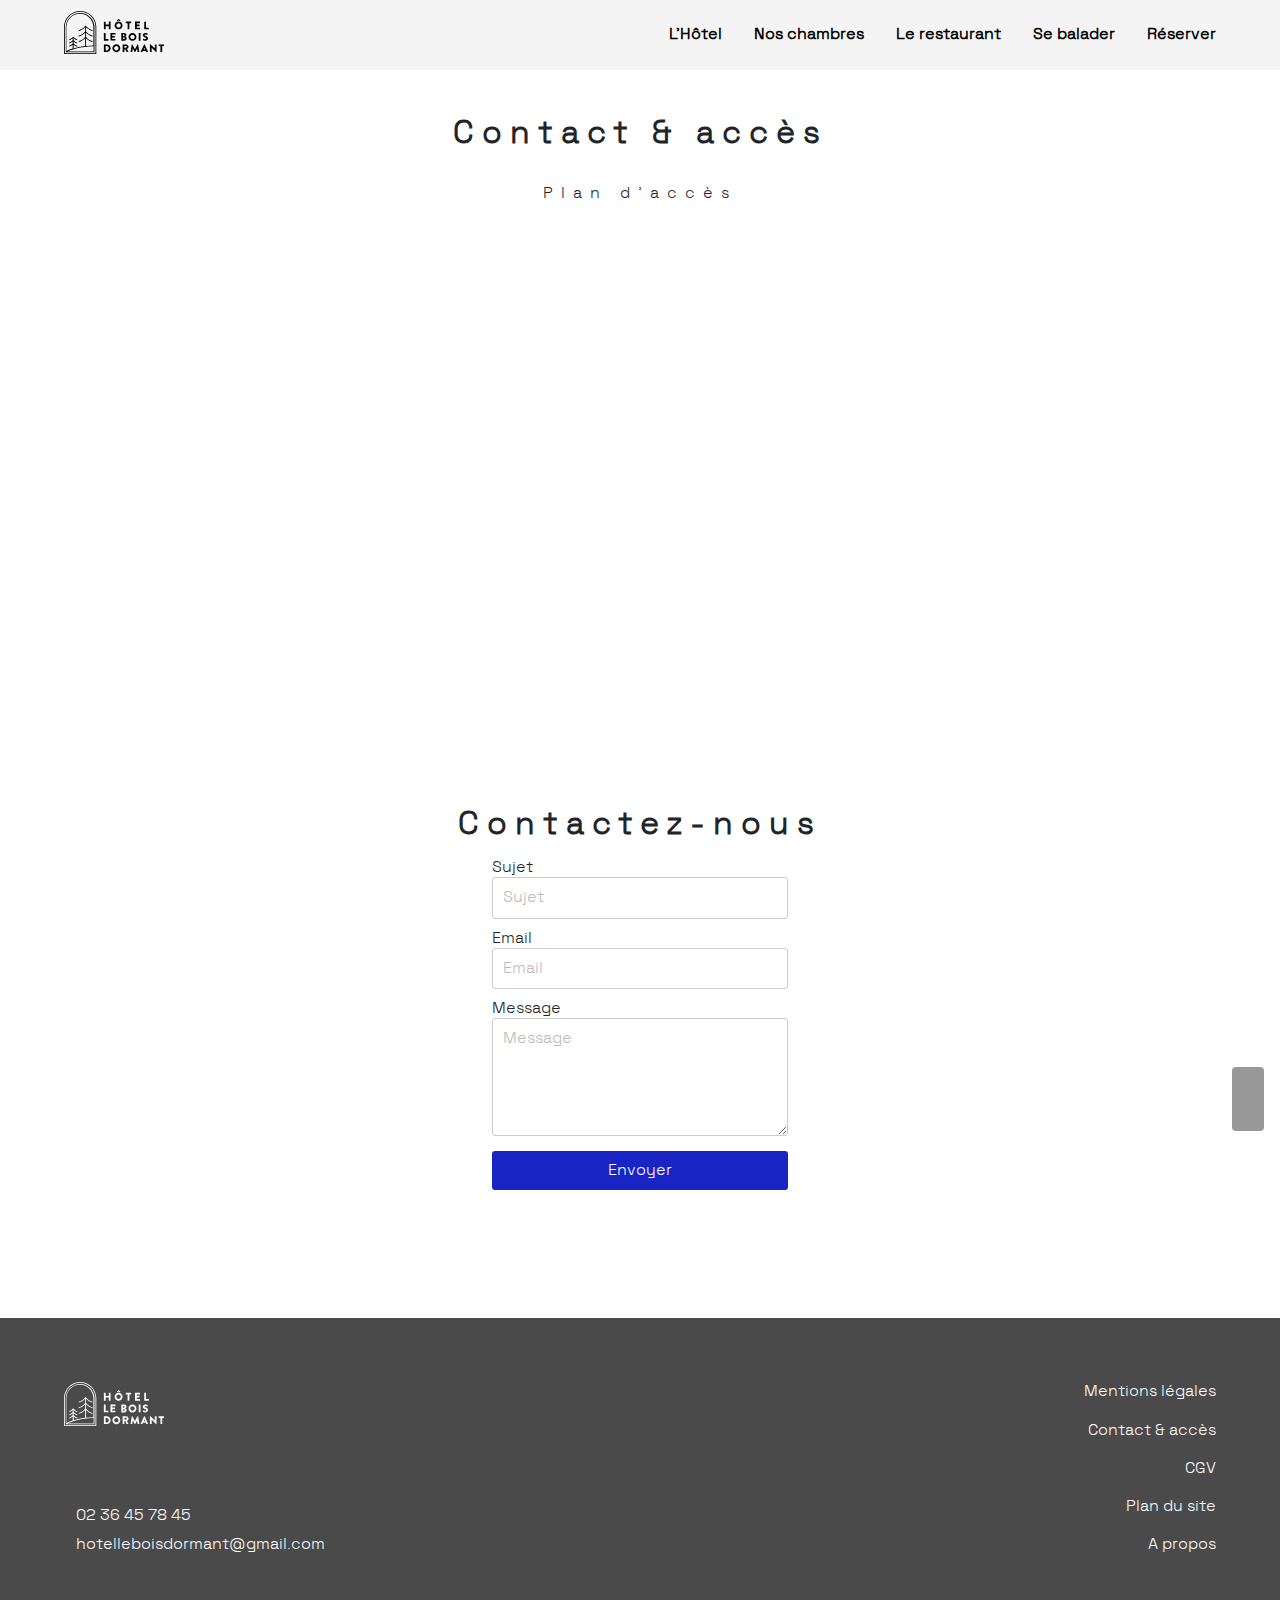
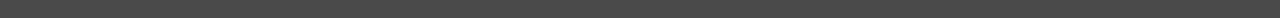
<file: maps.html>
<!DOCTYPE html>
<html lang="fr">
  <head>
    <meta charset="UTF-8" />
    <meta name="viewport" content="width=device-width, initial-scale=1.0" />

    <!-- CDN Fontawesome -->

    <link
      rel="stylesheet"
      href="https://cdnjs.cloudflare.com/ajax/libs/font-awesome/6.6.0/css/all.min.css"
      integrity="sha512-Kc323vGBEqzTmouAECnVceyQqyqdsSiqLQISBL29aUW4U/M7pSPA/gEUZQqv1cwx4OnYxTxve5UMg5GT6L4JJg=="
      crossorigin="anonymous"
      referrerpolicy="no-referrer"
    />

    <!-- Bootstrap CDN -->
    <link
      href="https://cdn.jsdelivr.net/npm/bootstrap@5.3.3/dist/css/bootstrap.min.css"
      rel="stylesheet"
      integrity="sha384-QWTKZyjpPEjISv5WaRU9OFeRpok6YctnYmDr5pNlyT2bRjXh0JMhjY6hW+ALEwIH"
      crossorigin="anonymous"
    />
    <link rel="stylesheet" href="css/style-maps.css" />

    <title>HTML-CSS / 12- Le bois dormant / Google Maps</title>
  </head>
  <body>
    <header class="header">
      <nav class="header__nav">
        <a href="index.html" class="link__logo">
          <img
            src="assets/logo/logo-hotel-le-bois-dormant-horizontal.svg"
            alt="Logo__Hôtel le bois dormant"
            class="header__logo"
          />
        </a>
        <ul class="nav__list">
          <li class="nav__list__item">
            <a href="index.html" class="nav__link">L'Hôtel</a>
          </li>
          <li class="nav__list__item link__chambre">
            <a href="chambre.html" class="nav__link">Nos chambres</a>
            <ul class="Dropdown__menu">
              <li><a href="Dopdown__menu"></a></li>
              <ul class="submenu">
                <li><a href="chambre-simple.html">Chambre simple</a></li>
                <li><a href="chambre-double.html">Chambre double</a></li>
                <li><a href="suite-junior.html">Suite junior</a></li>
                <li><a href="suite-familiale.html">Suite familiale</a></li>
              </ul>
            </ul>
          </li>
          <li class="nav__list__item">
            <a href="restaurant.html" class="nav__link">Le restaurant</a>
          </li>
          <li class="nav__list__item">
            <a href="se-balader.html" class="nav__link">Se balader</a>
          </li>
          <li class="nav__list__item">
            <a href="reserver.html" class="nav__link">Réserver</a>
          </li>
        </ul>
      </nav>
    </header>

    <main class="main">
      <div class="container">
        <h1 class="title__h1">Contact & accès</h1>
        <h3 class="title__h3">Plan d'accès</h3>

        <iframe
          src="https://www.google.com/maps/embed?pb=!1m18!1m12!1m3!1d2646.76953604036!2d1.5160883768690006!3d48.441762829934945!2m3!1f0!2f0!3f0!3m2!1i1024!2i768!4f13.1!3m3!1m2!1s0x47e40d330b9f8a55%3A0x495998ada34128b7!2sAfpa%20-%20Centre%20de%20Chartres!5e0!3m2!1sfr!2sfr!4v1727176561778!5m2!1sfr!2sfr"
          allowfullscreen=""
          loading="lazy"
          referrerpolicy="no-referrer-when-downgrade"
          class="maps"
        ></iframe>

      <div class="contact-form">
        <h2 class="title__h2">Contactez-nous</h2>
        <div class="form__group">
        <form method="post" action="">
          <label for="subject">Sujet</label>
          <input type="text" id="subject" name="subject" class="form__input" required placeholder="Sujet" />
          <label for="email">Email</label>
          <input type="email" id="email" name="email" class="form__input" required placeholder="Email" />
          <label for="message">Message</label>
          <textarea id="message" rows="5" class="form__input" required placeholder="Message"></textarea>
          <button type="submit" class="btn__submit">Envoyer</button>
          </div>
        </form>
      </div>
      <div class="scroll-top">
        <!--right at the end of the body-->
        <a class="scroll-top__link" href="#"><i class="fa-solid fa-chevron-up"></i></a>
        <!--href="#" navigates to the top of the page-->
      </div>
    </main>

    <footer class="footer">
      <div class="footer__informations footer__content">
        <a href="index.html" class="link__logo">
          <img
            src="assets/logo/logo-hotel-le-bois-dormant-horizontal-white.svg"
            alt="Logo__Hôtel le bois dormant"
            class="header__logo"
          />
        </a>
        <div class="footer__adress">
          <p class="footer__phone">
            <i class="fa-solid fa-phone"> </i>&nbsp;&nbsp; 02 36 45 78 45
          </p>
          <p class="footer__mail">
            <i class="fa-solid fa-envelope"> </i>&nbsp;&nbsp;
            hotelleboisdormant@gmail.com
          </p>
        </div>
      </div>
      <div class="footer__reseaux footer__content">
        <a href="https://x.com/?lang=fr" class="reseaux__link"
          ><i class="fa-brands fa-x-twitter"></i
        ></a>
        <a href="https://www.instagram.com/" class="reseaux__link"
          ><i class="fa-brands fa-instagram"></i
        ></a>
        <a
          href="https://www.facebook.com/hotel.leboisdormant/"
          class="reseaux__link"
          ><i class="fa-brands fa-facebook"></i
        ></a>
      </div>
      <div class="footer__nav footer__content">
        <nav class="footer__nav">
          <a href="" class="footer__nav__link">Mentions légales</a>
          <a href="maps.html" class="footer__nav__link">Contact & accès</a>
          <a href="" class="footer__nav__link">CGV</a>
          <a href="" class="footer__nav__link">Plan du site</a>
          <a href="" class="footer__nav__link">A propos</a>
        </nav>
      </div>
    </footer>

    <!-- Script JS Bootstrap -->
    <script
      src="https://cdn.jsdelivr.net/npm/bootstrap@5.3.3/dist/js/bootstrap.bundle.min.js"
      integrity="sha384-YvpcrYf0tY3lHB60NNkmXc5s9fDVZLESaAA55NDzOxhy9GkcIdslK1eN7N6jIeHz"
      crossorigin="anonymous"
    ></script>
  </body>
</html>
</file>
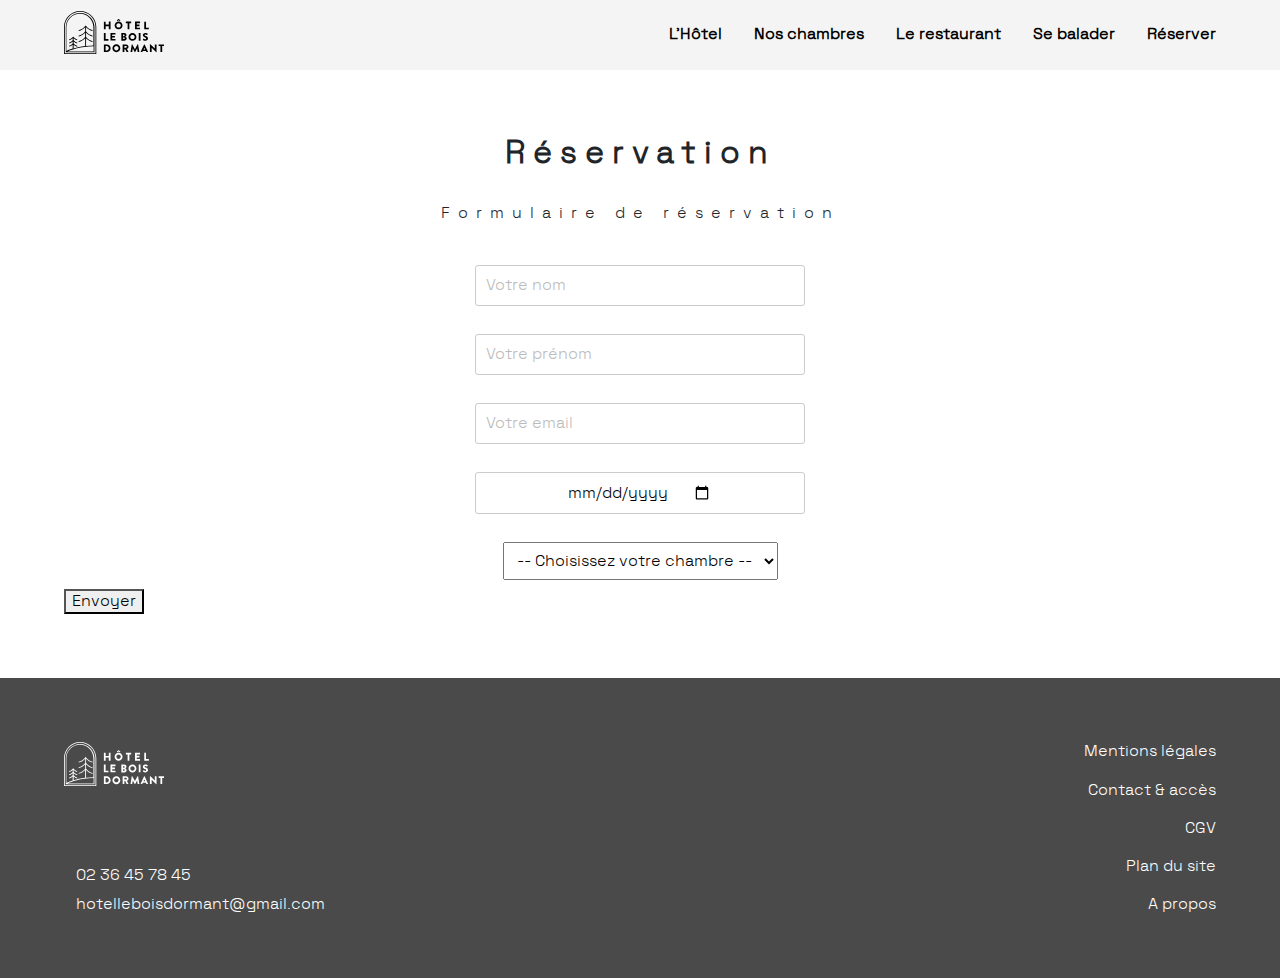
<file: reserver.html>
<!DOCTYPE html>
<html lang="fr">
<head>
    <meta charset="UTF-8">
    <meta name="viewport" content="width=device-width, initial-scale=1.0">

    <!-- CDN Fontawesome -->

    <link rel="stylesheet" href="https://cdnjs.cloudflare.com/ajax/libs/font-awesome/6.6.0/css/all.min.css" integrity="sha512-Kc323vGBEqzTmouAECnVceyQqyqdsSiqLQISBL29aUW4U/M7pSPA/gEUZQqv1cwx4OnYxTxve5UMg5GT6L4JJg==" crossorigin="anonymous" referrerpolicy="no-referrer" />

    <!-- Bootstrap CDN -->
    <link href="https://cdn.jsdelivr.net/npm/bootstrap@5.3.3/dist/css/bootstrap.min.css" rel="stylesheet" integrity="sha384-QWTKZyjpPEjISv5WaRU9OFeRpok6YctnYmDr5pNlyT2bRjXh0JMhjY6hW+ALEwIH" crossorigin="anonymous">
    <link rel="stylesheet" href="css/reserver.css">
    
    <title>HTML-CSS / 12- Le bois dormant / Reserver</title>
</head>
<body>
    <header class="header">
        <nav class="header__nav">

            <a href="index.html" class="link__logo">
                <img src="assets/logo/logo-hotel-le-bois-dormant-horizontal.svg" alt="Logo__Hôtel le bois dormant" class="header__logo">
            </a>
            <ul class="nav__list">
                <li class="nav__list__item">
                    <a href="index.html" class="nav__link">L'Hôtel</a>
                </li>
                <li class="nav__list__item link__chambre">
                    <a href="chambre.html" class="nav__link">Nos chambres</a>
                    <ul class="Dropdown__menu">
                        <li><a href="Dopdown__menu"></a></li>
                            <ul class="submenu">
                                <li><a href="chambre-simple.html">Chambre simple</a></li>
                                <li><a href="chambre-double.html">Chambre double</a></li>
                                <li><a href="suite-junior.html">Suite junior</a></li>
                                <li><a href="suite-familiale.html">Suite familiale</a></li>
                            </ul>
                    </ul>
                </li>
                <li class="nav__list__item">
                    <a href="restaurant.html" class="nav__link">Le restaurant</a>
                </li>
                <li class="nav__list__item">
                    <a href="se-balader.html" class="nav__link">Se balader</a>
                </li>
                <li class="nav__list__item">
                    <a href="reserver.html" class="nav__link">Réserver</a>
                </li>
            </ul>
        </nav>
    </header>

    <main class="main">
           <div class="container">
            <h1 class="title__h1">Réservation</h1>
            <h3 class="title__h3">Formulaire de réservation</h3>
            <form action="" method="" enctype="" class="form">

                <div class="contact-form">
                    <label for="pseudo"></label>
                    <input type="text" id="pseudo" name="pseudo" class="contact-form" placeholder="Votre nom" required>
                </div>

                <div class="contact-form">
                    <label for="firstName"></label>
                    <input type="text" name="firstName" id="firstName" class="contact-form" placeholder="Votre prénom" required>
                </div>

                <div class="contact-form">
                    <label for="email"></label>
                    <input type="email" name="email" id="email" class="contact-form" placeholder="Votre email" required>
                </div>
    
                <div class="contact-form">
                    <label for="réservation"></label>
                    <input type="date" name="reservation" id="reservation" class="contact-form" placeholder="Date de réservation" required>
                </div>
    
    
                <div class="contact-form">
                    <select name="" id="chambres" class="contact-form" required>
                        <option value="">-- Choisissez votre chambre  --</option>
                        <option value="chambre-simple"> Chambre-simple</option>
                        <option value="chambre-double">Chambre-double</option>
                        <option value="suite-junior">Suite-junior</option>
                        <option value="suite-familiale">Suite-familiale</option>
                    </select>
                </div>
    
                </div>
                <div class="button">
                <button type="submit" class="btn__submit">Envoyer</button>
            </div>
            </form>
           </div>


              
    </main>
    <footer class="footer">
        <div class="footer__informations footer__content">
            <a href="index.html" class="link__logo">
                <img src="assets/logo/logo-hotel-le-bois-dormant-horizontal-white.svg" alt="Logo__Hôtel le bois dormant" class="header__logo">
            </a>
            <div class="footer__adress">
                <p class="footer__phone">
                <i class="fa-solid fa-phone">
                </i>&nbsp;&nbsp;
                02 36 45 78 45
            </p>
                <p class="footer__mail">
                <i class="fa-solid fa-envelope">                
                </i>&nbsp;&nbsp;
                hotelleboisdormant@gmail.com
            </p>
            </div>
        </div>
        <div class="footer__reseaux footer__content">
            <a href="https://x.com/?lang=fr" class="reseaux__link"><i class="fa-brands fa-x-twitter"></i></a>
            <a href="https://www.instagram.com/" class="reseaux__link"><i class="fa-brands fa-instagram"></i></a>
            <a href="https://www.facebook.com/hotel.leboisdormant/" class="reseaux__link"><i class="fa-brands fa-facebook"></i></a>
        </div>
        <div class="footer__nav footer__content">
            <nav class="footer__nav">
                <a href="" class="footer__nav__link">Mentions légales</a>
                <a href="maps.html" class="footer__nav__link">Contact & accès</a>
                <a href="" class="footer__nav__link">CGV</a>
                <a href="" class="footer__nav__link">Plan du site</a>
                <a href="" class="footer__nav__link">A propos</a>

            </nav>
        </div>
    </footer>

    <!-- Script JS Bootstrap -->
    <script src="https://cdn.jsdelivr.net/npm/bootstrap@5.3.3/dist/js/bootstrap.bundle.min.js" integrity="sha384-YvpcrYf0tY3lHB60NNkmXc5s9fDVZLESaAA55NDzOxhy9GkcIdslK1eN7N6jIeHz" crossorigin="anonymous"></script>
  </body>
</body>
</html>
</file>
<file: css/style.css>
@import url(reset.css);
@import url(variable.css);
@import url(nav.css);
@import url(footer.css);

@font-face {
    font-family: 'space_grotesklight';
    src: url('../assets/fonts/spacegrotesk-variablefont_wght-webfont.woff2') format('woff2'),
         url('../assets/fonts/spacegrotesk-variablefont_wght-webfont.woff') format('woff');
    font-weight: normal;
    font-style: normal;
}

/***********************   CSS General   ****************************/



/**********   CSS General   **********/

html, body{
    font-size: 16px;
    font-family: var(--font-family);
}

/**********   CSS Header   ************/

.header{
    height: var(--max-height-header);
    background: #000000 url(../assets/banners/banner-home.jpg);
    background-size: cover;
}

.header__logo{
    width: var(--max-width-logo);
}

.header__nav{
    display: flex;
    justify-content: space-between;
    align-items: center;
    padding: 0 64px;
    min-height: var(--min-height-nav);
    background: rgba(243, 241, 241, 0.8);
}

.nav__list{
    display: flex;
}

.nav__link{
    text-decoration: none;
    color: var(--text-color-primary-dark);
    font-weight: var(--font-weight-xl);
    margin-left: var(--spacing-xl);
}

.header__title{
    font-size: var(--font-size-h1);
    text-transform: uppercase;
    font-weight: var(--font-weight-xl);
    color: var(--text-color-primary-white);
    letter-spacing: var(--spacing-xs);
    text-align: center;
}

.header__link__decouvrir{
    font-size: 1.5rem;
    text-decoration: none;
    font-weight: var(--font-weight-xl);
    color: var(--text-color-primary-white);
}

.header__block__title{
    display: flex;
    flex-direction: column;
    justify-content: center;
    align-items: center;
    row-gap: 48px;
    margin-top: calc(var(--max-height-header)/2);
}

/************  Dropdown menu  ***********/

.Dropdown__menu li{
    width: 180px;
}

.Dropdown__menu li a:link, .Dropdown__menu a:visited{
    display: block;
    color: #000000;
    background: #fff;
    opacity: 0.60;
    padding: 6px 10px;
    text-align: center;
    text-decoration: none;
    text-overflow: clip;
    line-height: 1rem;
}

.Dropdown__menu a:hover{
    background-color: #bdb6b6;
}

.Dropdown__menu a :active{
    background-color: #808080;
}

.Dropdown__menu{
    display: none;
    padding: 0;
    margin: 0;
    position: absolute;
}

.link__chambre:hover .Dropdown__menu{
    display: block;
}

.submenu{
    color: orangered;
}



/*****************     Dropdowmenu    ***************/

/***************       CSS Header        ************/

/*************** CSS MAIN ***********/

.main{
    padding: 64px;
   position: relative;/*to place scrollbar*/
}

.chambres, .restaurant, .hotels{
    margin-bottom: 64px;
}

.chambre__title, .restaurant__title, .hotel__title, .balade__title{
    font-size: var(--font-size-subtitle);
    font-weight: var(--font-weight-xl);
    margin-bottom: var(--spacing-xl);
}


.chambres__content{
    display: grid;
    grid-template-columns: repeat(3, 1fr);
    column-gap: var(--spacing-xl);
}

.chambre__picture{
    width: 100%;
    height: 100%;
    border-radius: var(--radius-md);
}

.chambre__card__link{
    text-decoration: none;
    color: var(--text-color-primary-dark);
}

.chambre__card{
    position: relative;
}

.chambre__card__title{
    color: var(--text-color-primary-dark);
    font-size: var(--font-size-subtitle);
    font-weight: var(--font-weight-xl);
    margin-bottom: var(--spacing-md);
}

.chambre__card__content{
    position: absolute;
    bottom: 0;
    left: 0;
    padding: var(--spacing-md) 0;
    display: flex;
    flex-direction: column;
    align-items: center;
    background-color: rgba(203, 192, 192, 0.4);
    width: 100%;
}

.btn{
    background: var(--bg-btn);
    color: var(--text-color-primary-white);
    text-decoration: none;
    padding: var(--spacing-xs);
    width: 100px;
    text-align: center;
    border-radius: var(--radius-md);
    font-weight: var(--font-weight-xl);
}

.restaurant, .hotels, .balade{
    display: grid;
    grid-template-columns: repeat(2, 1fr);
    column-gap: 64px;
}

.restaurant__content, .hotels__content, .balade__content{
    display: flex;
    flex-direction: column;
    justify-content: space-between;
    row-gap: var(--spacing-md);
}

.restaurant__block__pictures{
    display: grid;
    grid-template-columns: repeat(6, 1fr);
    grid-template-rows: 220px auto;
    gap: var(--spacing-xl);
}

.restaurant__picture1{
    grid-column: 1 / 7;
}

.restaurant__picture2{
    grid-column: 1 / 3;
}

.restaurant__picture3{
    grid-column: 3 / 7;
}

.restaurant__picture__item1{
    object-fit: cover;
    width: 100%;
    height: 100%;
    border-radius: var(--radius-md);
}

.restaurant__picture__item2{
    object-fit: cover;
    width: 100%;
    height: 180px;
    border-radius: var(--radius-md);
}

.restaurant__picture__item3{
    object-fit: cover;
    width: 100%;
    height: 300px;
    border-radius: var(--radius-md);
}

.hotel__picture__item, .balade__picture__item{
    width: 100%;
    height: 500px;
    object-fit: cover;
    border-radius: var(--spacing-md);
}

/* MEDIA QUERIES */

@media screen and (max-width: 1024px) {
    .header__nav{
        padding: 0 1rem;
 }

 .main{
    padding: 64px 0;
 }

 .chambres{
    padding: 0 1rem;
 }

 .chambres__content{
    grid-template-columns: repeat(2, 1fr);
    grid-template-rows: auto 250px;
    row-gap: 2rem;
 }

 .chambre__card:last-child{
    grid-column: 1 / 3;
 }

 .chambre__picture:last-child{
    object-fit: cover;
 }

 .restaurant, .hotels, .balade{
    grid-template-columns: 1fr;
    row-gap: 2rem;
    padding: 0 1rem;
 }

 .restaurant__title, .hotel__title, .balade__title{
    margin-bottom: 0.75rem;
 }

 .hotels{
    background: lightgray;
    padding: 2rem 1rem;
 }

 .hotels__content{
    order: 1;
 }

 .hotel__block__pictures{
    order: 2;
 }
}

@media screen and ( max-width: 768px) {

    .header{
        height: 500px;
    }

    .header__nav{
        flex-direction: column;
        padding: 1rem 0;
    }

    .link__logo{
        margin-bottom: 1rem;
    }

    .nav__list{
        flex-direction: column;
        row-gap: 0.5rem;
        text-align: center;
    }

    .nav__link{
        margin-left: 0;

    }

    .header__block__title{
        margin-top: 50px;
        row-gap: 12px;
    }

    .hotel__picture__item, .balade__picture__item{
        height: 300px;
    }

    .restaurant__block__pictures{
        gap: 1rem;
    }

    /* .footer__informations .footer__content, .footer__reseaux .footer__content, .footer__nav .footer__content{
        flex-direction: row;
    } */
}


/********************   Back to top   ***********/

/*voir main + section entièrement ajouté*/

:root{
    scroll-behavior: smooth;
}

.section{
    padding-bottom: 5rem;
}

.scroll-top{
    position: absolute; /* relative to its positioned <main> parent */
    top: 60vh; /* starts below the bottom of the screen */
    bottom: 3rem; /* stops scrolling before the end */
    right: 1rem; /* offset from right hand side */
}

.scroll-top__link{
    position: -webkit-sticky; /* for Safari */
    position: sticky; /* 'relative' until element reaches... */
    top: 85vh; /* 90% viewport height from the top, when it becomes 'fixed' - until its container toggles it back to 'relative' */
    text-decoration:none;
    border-radius: .25rem;
    background-color: gray;
    padding:1rem;
    color: white;
    font-weight:700;
    opacity:0.8;
    font-size: xx-large;
}

.scroll-top__link:hover{
    opacity: initial;
}

/********************   Back to top   ***********/

/*************CSS MAIN**************/

.footer{
    color: var(--text-color-primary-white);
    height: var(--max-height-footer);
    background: var(--bg-footer);
    padding: 64px;
    display: flex;
    justify-content: space-between;

}

.footer__content{
    width: calc(100% / 3);
}

.footer__informations{
    display: flex;
    flex-direction: column;
    justify-content: space-between;
}

.footer__phone{
    margin-bottom: var(--spacing-xs);
}

.footer__reseaux{
    display: flex;
    justify-content: space-evenly;
    align-items: center;
}

.reseaux__link{
    font-size: 28px;
    color: var(--text-color-primary-white);
}

.footer__nav{
    display: flex;
    flex-direction: column;
    align-items: flex-end;
    justify-content: space-between;
    height: 100%;
}

.footer__nav__link{
    text-decoration: none;
    color: var(--text-color-primary-white);
}
</file>
<file: css/style-restaurant.css>
@import url(reset.css);
@import url(variable.css);
@import url(nav.css);
@import url(footer.css);

@font-face {
    font-family: 'space_grotesklight';
    src: url('../assets/fonts/spacegrotesk-variablefont_wght-webfont.woff2') format('woff2'),
         url('../assets/fonts/spacegrotesk-variablefont_wght-webfont.woff') format('woff');
    font-weight: normal;
    font-style: normal;
}

/**********   CSS General   **********/

html, body{
    font-size: 16px;
    font-family: var(--font-family);
}

/**************  CSS Main *************/

.main{
    padding: 64px;
}

/************  Dropdown menu  ***********/

.Dropdown__menu li{
    width: 180px;
}

.Dropdown__menu li a:link, .Dropdown__menu a:visited{
    display: block;
    color: #000000;
    background: #fff;
    opacity: 0.60;
    padding: 6px 10px;
    text-align: center;
    text-decoration: none;
    text-overflow: clip;
    line-height: 1rem;
}

.Dropdown__menu a:hover{
    background-color: #bdb6b6;
}

.Dropdown__menu a :active{
    background-color: #808080;
}

.Dropdown__menu{
    display: none;
    padding: 0;
    margin: 0;
    position: absolute;
}

.link__chambre:hover .Dropdown__menu{
    display: block;
}



/*****************     Dropdowmenu    ***************/

.chambre{
    display: grid;
    grid-template-columns: repeat(2, 1fr);
    column-gap: 64px;
    margin-bottom: 64px;
}

.chambre__content{
    display: flex;
    flex-direction: column;
    justify-content: space-evenly;
    row-gap: var(--spacing-md);
}

.chambre__content__caracteristique{
    display: flex;
    flex-direction: column;
    justify-content: center;
    row-gap: var(--spacing-md);
}

.chambre__picture__item{
    width: 100%;
    height: 500px;
    object-fit: cover;
    border-radius: var(--spacing-md);
}

.chambre__title, .restaurant__title{
    font-size: var(--font-size-subtitle);
    font-weight: var(--font-weight-xl);
    margin-bottom: var(--spacing-xl);
}

.btn{
    background: var(--bg-btn);
    color: var(--text-color-primary-white);
    text-decoration: none;
    padding: var(--spacing-xs);
    width: 100px;
    text-align: center;
    border-radius: var(--radius-md);
    font-weight: var(--font-weight-xl);
}

.chambre__price{
    font-size: var(--font-size-lg);
    color: rgb(63, 63, 63);
    font-weight: var(--font-weight-xl);
}

.picture__slider{
    border-radius: var(--radius-md);
}

.chambres__content{
    display: grid;
    grid-template-columns: repeat(3, 1fr);
    column-gap: var(--spacing-xl);
}

.chambre__picture{
    width: 100%;
    height: 100%;
    border-radius: var(--radius-md);
}

.chambre__card__link{
    text-decoration: none;
    color: var(--text-color-primary-dark);
}

.chambre__card{
    position: relative;
}

.chambre__card__title{
    color: var(--text-color-primary-dark);
    font-size: var(--font-size-subtitle);
    font-weight: var(--font-weight-xl);
    margin-bottom: var(--spacing-md);
}

.chambre__card__content{
    position: absolute;
    bottom: 0;
    left: 0;
    padding: var(--spacing-md) 0;
    display: flex;
    flex-direction: column;
    align-items: center;
    background-color: rgba(203, 192, 192, 0.4);
    width: 100%;
}

.footer{
    height: 300px;
}

.slider{
    margin-bottom: 64px;
}
</file>
<file: css/style-chambre.css>
@import url(reset.css);
@import url(variable.css);
@import url(nav.css);
@import url(footer.css);

@font-face {
    font-family: 'space_grotesklight';
    src: url('../assets/fonts/spacegrotesk-variablefont_wght-webfont.woff2') format('woff2'),
         url('../assets/fonts/spacegrotesk-variablefont_wght-webfont.woff') format('woff');
    font-weight: normal;
    font-style: normal;
}

/**********   CSS General   **********/

html, body{
    font-size: 16px;
    font-family: var(--font-family);
}

/**************  CSS Main *************/

.main{
    padding: 64px;
    position: relative;
}

/************  Dropdown menu  ***********/

.Dropdown__menu li{
    width: 180px;
}

.Dropdown__menu li a:link, .Dropdown__menu a:visited{
    display: block;
    color: #000000;
    background: #fff;
    opacity: 0.60;
    padding: 6px 10px;
    text-align: center;
    text-decoration: none;
    text-overflow: clip;
    line-height: 1rem;
}

.Dropdown__menu a:hover{
    background-color: #bdb6b6;
}

.Dropdown__menu a :active{
    background-color: #808080;
}

.Dropdown__menu{
    display: none;
    padding: 0;
    margin: 0;
    position: absolute;
}

.link__chambre:hover .Dropdown__menu{
    display: block;
}



/*****************     Dropdowmenu    ***************/

.chambre{
    display: grid;
    grid-template-columns: repeat(2, 1fr);
    column-gap: 64px;
    margin-bottom: 64px;
}

.chambre__content{
    display: flex;
    flex-direction: column;
    justify-content: space-evenly;
    row-gap: var(--spacing-md);
}

.chambre__content__caracteristique{
    display: flex;
    flex-direction: column;
    justify-content: center;
    row-gap: var(--spacing-md);
}

.chambre__picture__item{
    width: 100%;
    height: 500px;
    object-fit: cover;
    border-radius: var(--spacing-md);
}

.chambre__title{
    font-size: var(--font-size-subtitle);
    font-weight: var(--font-weight-xl);
    margin-bottom: var(--spacing-xl);
}

.btn{
    background: var(--bg-btn);
    color: var(--text-color-primary-white);
    text-decoration: none;
    padding: var(--spacing-xs);
    width: 100px;
    text-align: center;
    border-radius: var(--radius-md);
    font-weight: var(--font-weight-xl);
}

.chambre__price{
    font-size: var(--font-size-lg);
    color: rgb(63, 63, 63);
    font-weight: var(--font-weight-xl);
}

.picture__slider{
    border-radius: var(--radius-md);
}

.chambres__content{
    display: grid;
    grid-template-columns: repeat(3, 1fr);
    column-gap: var(--spacing-xl);
}

.chambre__picture{
    width: 100%;
    height: 100%;
    border-radius: var(--radius-md);
}

.chambre__card__link{
    text-decoration: none;
    color: var(--text-color-primary-dark);
}

.chambre__card{
    position: relative;
}

.chambre__card__title{
    color: var(--text-color-primary-dark);
    font-size: var(--font-size-subtitle);
    font-weight: var(--font-weight-xl);
    margin-bottom: var(--spacing-md);
}

.chambre__card__content{
    position: absolute;
    bottom: 0;
    left: 0;
    padding: var(--spacing-md) 0;
    display: flex;
    flex-direction: column;
    align-items: center;
    background-color: rgba(203, 192, 192, 0.4);
    width: 100%;
}

/********************   Back to top   ***********/


:root{
    scroll-behavior: smooth;
}

.section{
    padding-bottom: 5rem;
}

.scroll-top{
    position: absolute; /* relative to its positioned <main> parent */
    top: 120vh; /* starts below the bottom of the screen */
    bottom: 3rem; /* stops scrolling before the end */
    right: 1rem; /* offset from right hand side */
}

.scroll-top__link{
    position: -webkit-sticky; /* for Safari */
    position: sticky; /* 'relative' until element reaches... */
    top: 85vh; /* 90% viewport height from the top, when it becomes 'fixed' - until its container toggles it back to 'relative' */
    text-decoration:none;
    border-radius: .25rem;
    background-color: gray;
    padding:1rem;
    color: white;
    font-weight:700;
    opacity:0.8;
    font-size: xx-large;
}

.scroll-top__link:hover{
    opacity: initial;
}

/********************   Back to top   ***********/

.footer{
    height: 300px;
}

.slider{
    margin-bottom: 64px;
}

/*   MEDIA QUERIES  */

@media screen and (max-width: 1024px) {
    .chambres__content{
        grid-template-columns: repeat(2, 1fr);
        grid-template-rows: auto 300px;
        row-gap: 2rem;
    }

    .chambre__card:last-child{
        grid-column: 1 / 3;
    }

    .chambre__picture{
        object-fit: cover;
    }
}

@media screen and (max-width: 768px) {


    /* On positionne le logo et la nav en colonne, le logo se trouve au dessus de la nav */
    .header__nav{
        padding: 1rem;
        flex-direction: column;

    }

    .link__logo{
        margin-bottom: 1rem;
    }

    /* On positionne en colonne tout les liens de la nav et on aligne au centre horizontalement */
    .nav__list{
        flex-direction: column;
        align-items: center;
        row-gap: 0.5rem;
    }

    .nav__link{
        margin-left: 0;
    }

    /* On positionne en colonne les sections chambre */
    .chambre{
        grid-template-columns: 1fr;
    }

    .main{
        padding: 32px 1rem;
    }

    .chambre__picture__item{
        height: 300px;
        margin-bottom: 1rem;
    }

    .picture__caracteristiques{
        order: 1;
    }

    .chambre__content__caracteristique{
        order: 2;
    }

    .footer{
        height: 100%;
        flex-direction: column;
        padding: 32px 0;
    }

    .footer__content{
        width: 100%;
        align-items: center;
        margin-bottom: 1.5rem;
    }

    .footer__content:last-child{
        margin-bottom: 0;
    }

    .footer__nav{
        align-items: center;
    }

    .footer__phone, .footer__email{
        text-align: center;
    }

}
</file>
<file: css/style-maps.css>
@import url(reset.css);
@import url(variable.css);
@import url(nav.css);
@import url(footer.css);

@font-face {
    font-family: 'space_grotesklight';
    src: url('../assets/fonts/spacegrotesk-variablefont_wght-webfont.woff2') format('woff2'),
         url('../assets/fonts/spacegrotesk-variablefont_wght-webfont.woff') format('woff');
    font-weight: normal;
    font-style: normal;
}

/**********   CSS General   **********/

html, body{
    font-size: 16px;
    font-family: var(--font-family);
}

/**************  CSS Main *************/

.main{
    padding: 64px;
}

.container{
    width: 1000px;
    margin: -20px auto;
}

.title__h1{
    font-size: 2rem;
    letter-spacing: 0.5rem;
    text-align: center;
    margin-bottom: 2rem;
    font-weight: bold;
}

.title__h2{
    font-size: 2rem;
    letter-spacing: 0.5rem;
    text-align: center;
    margin-bottom: 2rem;
    font-weight: bold;
}

.title__h3{
    font-size: 1rem;
    letter-spacing: 0.5rem;
    text-align: center;
    margin-bottom: 2rem;
}

.maps{
    width: 100%;
    height: 500px;
}

/* .frame__formulaire{
    width: 100%;
    height: 1500px;
} */

/************  Dropdown menu  ***********/

.Dropdown__menu li{
    width: 180px;
}

.Dropdown__menu li a:link, .Dropdown__menu a:visited{
    display: block;
    color: #000000;
    background: #fff;
    opacity: 0.60;
    padding: 6px 10px;
    text-align: center;
    text-decoration: none;
    text-overflow: clip;
    line-height: 1rem;
}

.Dropdown__menu a:hover{
    background-color: #bdb6b6;
}

.Dropdown__menu a :active{
    background-color: #808080;
}

.Dropdown__menu{
    display: none;
    padding: 0;
    margin: 0;
    position: absolute;
}

.link__chambre:hover .Dropdown__menu{
    display: block;
}



/*****************     Dropdowmenu    ***************/

.chambre{
    display: grid;
    grid-template-columns: repeat(2, 1fr);
    column-gap: 64px;
    margin-bottom: 64px;
}

.chambre__content{
    display: flex;
    flex-direction: column;
    justify-content: space-evenly;
    row-gap: var(--spacing-md);
}

.chambre__content__caracteristique{
    display: flex;
    flex-direction: column;
    justify-content: center;
    row-gap: var(--spacing-md);
}

.chambre__picture__item{
    width: 100%;
    height: 500px;
    object-fit: cover;
    border-radius: var(--spacing-md);
}

.chambre__title, .restaurant__title{
    font-size: var(--font-size-subtitle);
    font-weight: var(--font-weight-xl);
    margin-bottom: var(--spacing-xl);
}

.btn{
    background: var(--bg-btn);
    color: var(--text-color-primary-white);
    text-decoration: none;
    padding: var(--spacing-xs);
    width: 100px;
    text-align: center;
    border-radius: var(--radius-md);
    font-weight: var(--font-weight-xl);
}

.chambre__price{
    font-size: var(--font-size-lg);
    color: rgb(63, 63, 63);
    font-weight: var(--font-weight-xl);
}

.picture__slider{
    border-radius: var(--radius-md);
}

.chambres__content{
    display: grid;
    grid-template-columns: repeat(3, 1fr);
    column-gap: var(--spacing-xl);
}

.chambre__picture{
    width: 100%;
    height: 100%;
    border-radius: var(--radius-md);
}

.chambre__card__link{
    text-decoration: none;
    color: var(--text-color-primary-dark);
}

.chambre__card{
    position: relative;
}

.chambre__card__title{
    color: var(--text-color-primary-dark);
    font-size: var(--font-size-subtitle);
    font-weight: var(--font-weight-xl);
    margin-bottom: var(--spacing-md);
}

.chambre__card__content{
    position: absolute;
    bottom: 0;
    left: 0;
    padding: var(--spacing-md) 0;
    display: flex;
    flex-direction: column;
    align-items: center;
    background-color: rgba(203, 192, 192, 0.4);
    width: 100%;
}

/*************  formulaire  ***********/

.contact-form{
    /* background: #fff; */
    /* padding: 20px; */
    /* border-radius: 5px; */
    /* box-shadow: 0 0 5px rgba(0, 0, 0.1); */
    display: flex;
    flex-direction: column;
    align-items: center;
    padding: 64px;
}



.form__input::placeholder{
    color: #bbbbbb;
}

.form__group{
    width: 35%;
    border-radius: 5px;
    margin-bottom: 20px;
}


.contact-form h2{
    margin-bottom: 15px;
}

.contact-form input, .contact-form textarea{
    width: 100%;
    padding: 10px;
    margin-bottom: 10px;
    border: 1px solid #ccc;
    border-radius: 3px;
}


.contact-form button{
    background: #1924c4;
    color: #fff;
    padding: 10px 15px;
    border: none;
    border-radius: 3px;
    cursor: pointer;
    width: 100%;
    display: inline;
}

.contact-form button:hover{
    background: #3538e9;
}

.btn__submit{
    display: flex;
    justify-content: flex-end;
}


/*************  formulaire  ***********/

/********************   Back to top   ***********/


:root{
    scroll-behavior: smooth;
}

.section{
    padding-bottom: 5rem;
}

.scroll-top{
    position: absolute; /* relative to its positioned <main> parent */
    top: 120vh; /* starts below the bottom of the screen */
    bottom: 3rem; /* stops scrolling before the end */
    right: 1rem; /* offset from right hand side */
}

.scroll-top__link{
    position: -webkit-sticky; /* for Safari */
    position: sticky; /* 'relative' until element reaches... */
    top: 85vh; /* 90% viewport height from the top, when it becomes 'fixed' - until its container toggles it back to 'relative' */
    text-decoration:none;
    border-radius: .25rem;
    background-color: gray;
    padding:1rem;
    color: white;
    font-weight:700;
    opacity:0.8;
    font-size: xx-large;
}

.scroll-top__link:hover{
    opacity: initial;
}

/********************   Back to top   ***********/
    

.footer{
    height: 300px;
}

.slider{
    margin-bottom: 64px;
}
</file>
<file: css/reserver.css>
@import url(reset.css);
@import url(variable.css);
@import url(nav.css);
@import url(footer.css);

@font-face {
    font-family: 'space_grotesklight';
    src: url('../assets/fonts/spacegrotesk-variablefont_wght-webfont.woff2') format('woff2'),
         url('../assets/fonts/spacegrotesk-variablefont_wght-webfont.woff') format('woff');
    font-weight: normal;
    font-style: normal;
}

/**********   CSS General   **********/

html, body{
    font-size: 16px;
    font-family: var(--font-family);
}

/**************  CSS Main *************/

.main{
    padding: 64px;
}

.container{
    
}

.title__h1{
    font-size: 2rem;
    letter-spacing: 0.5rem;
    text-align: center;
    margin-bottom: 2rem;
    font-weight: bold;
}

.title__h3{
    font-size: 1rem;
    letter-spacing: 0.5rem;
    text-align: center;
    margin-bottom: 2rem;
}

/************  Dropdown menu  ***********/

.Dropdown__menu li{
    width: 180px;
}

.Dropdown__menu li a:link, .Dropdown__menu a:visited{
    display: block;
    color: #000000;
    background: #fff;
    opacity: 0.60;
    padding: 6px 10px;
    text-align: center;
    text-decoration: none;
    text-overflow: clip;
    line-height: 1rem;
}

.Dropdown__menu a:hover{
    background-color: #bdb6b6;
}

.Dropdown__menu a :active{
    background-color: #808080;
}

.Dropdown__menu{
    display: none;
    padding: 0;
    margin: 0;
    position: absolute;
}

.link__chambre:hover .Dropdown__menu{
    display: block;
}



/*****************     Dropdowmenu    ***************/



/*************  formulaire  ***********/

.contact-form{
    /* background: #fff; */
    padding: 9px;
    /* border-radius: 5px; */
    /* box-shadow: 0 0 5px rgba(0, 0, 0.1); */
    display: flex;
    flex-direction: column;
    align-items: center;
    ::placeholder{
        color: #bbbbbb;
    }

}

.form__group{
    width: 35%;
    border-radius: 5px;
    margin-bottom: 20px;
}


.contact-form h2{
    margin-bottom: 15px;
}

.contact-form input, .contact-form textarea{
    width: 30%;
    padding: 10px;
    margin-bottom: 10px;
    border: 1px solid #ccc;
    border-radius: 3px;
}


.contact-form button{
    background: #1924c4;
    color: #fff;
    padding: 10px 15px;
    border: none;
    border-radius: 3px;
    cursor: pointer;
    width: 50%;
    display: inline;
}

.contact-form button:hover{
    background: #3538e9;
}

.btn__submit{
    display: flex;
    justify-content: center;
}


/*************  formulaire  ***********/

.footer{
    height: 300px;
}

.slider{
    margin-bottom: 64px;
}
</file>
